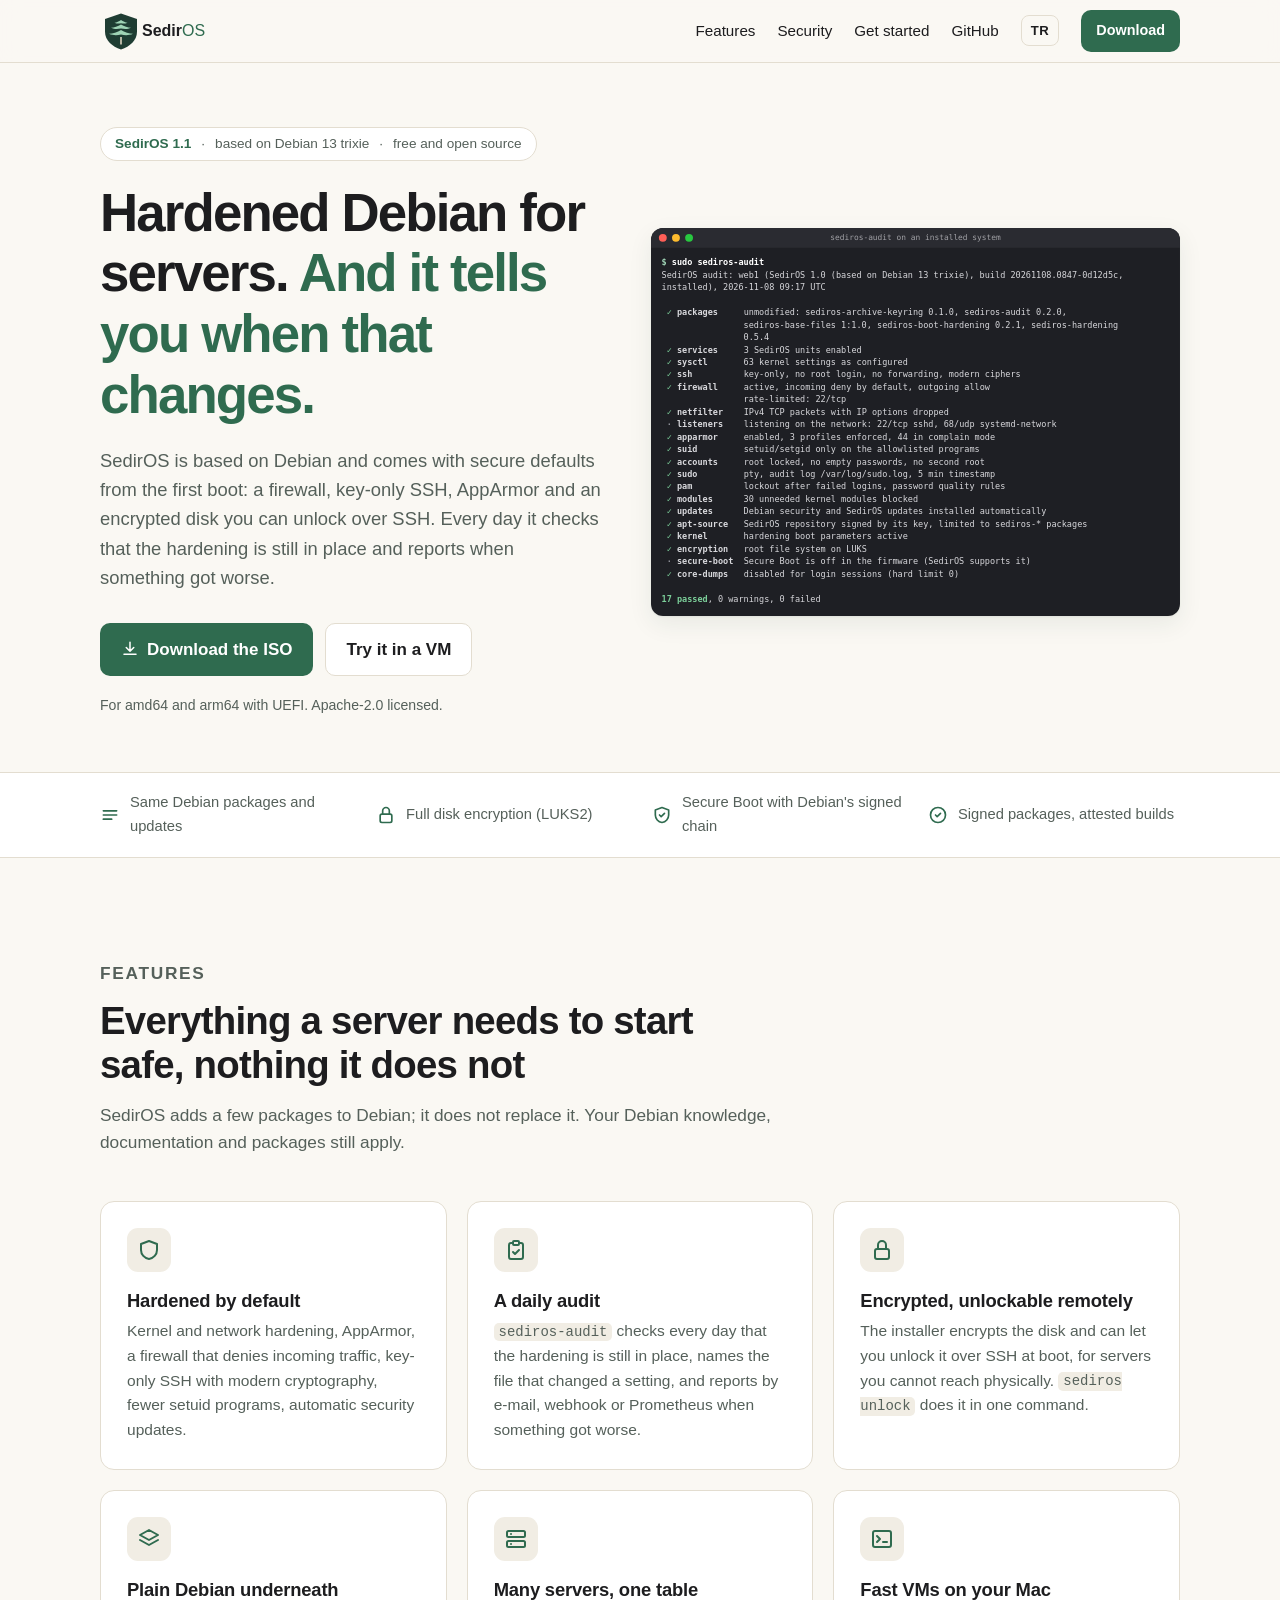
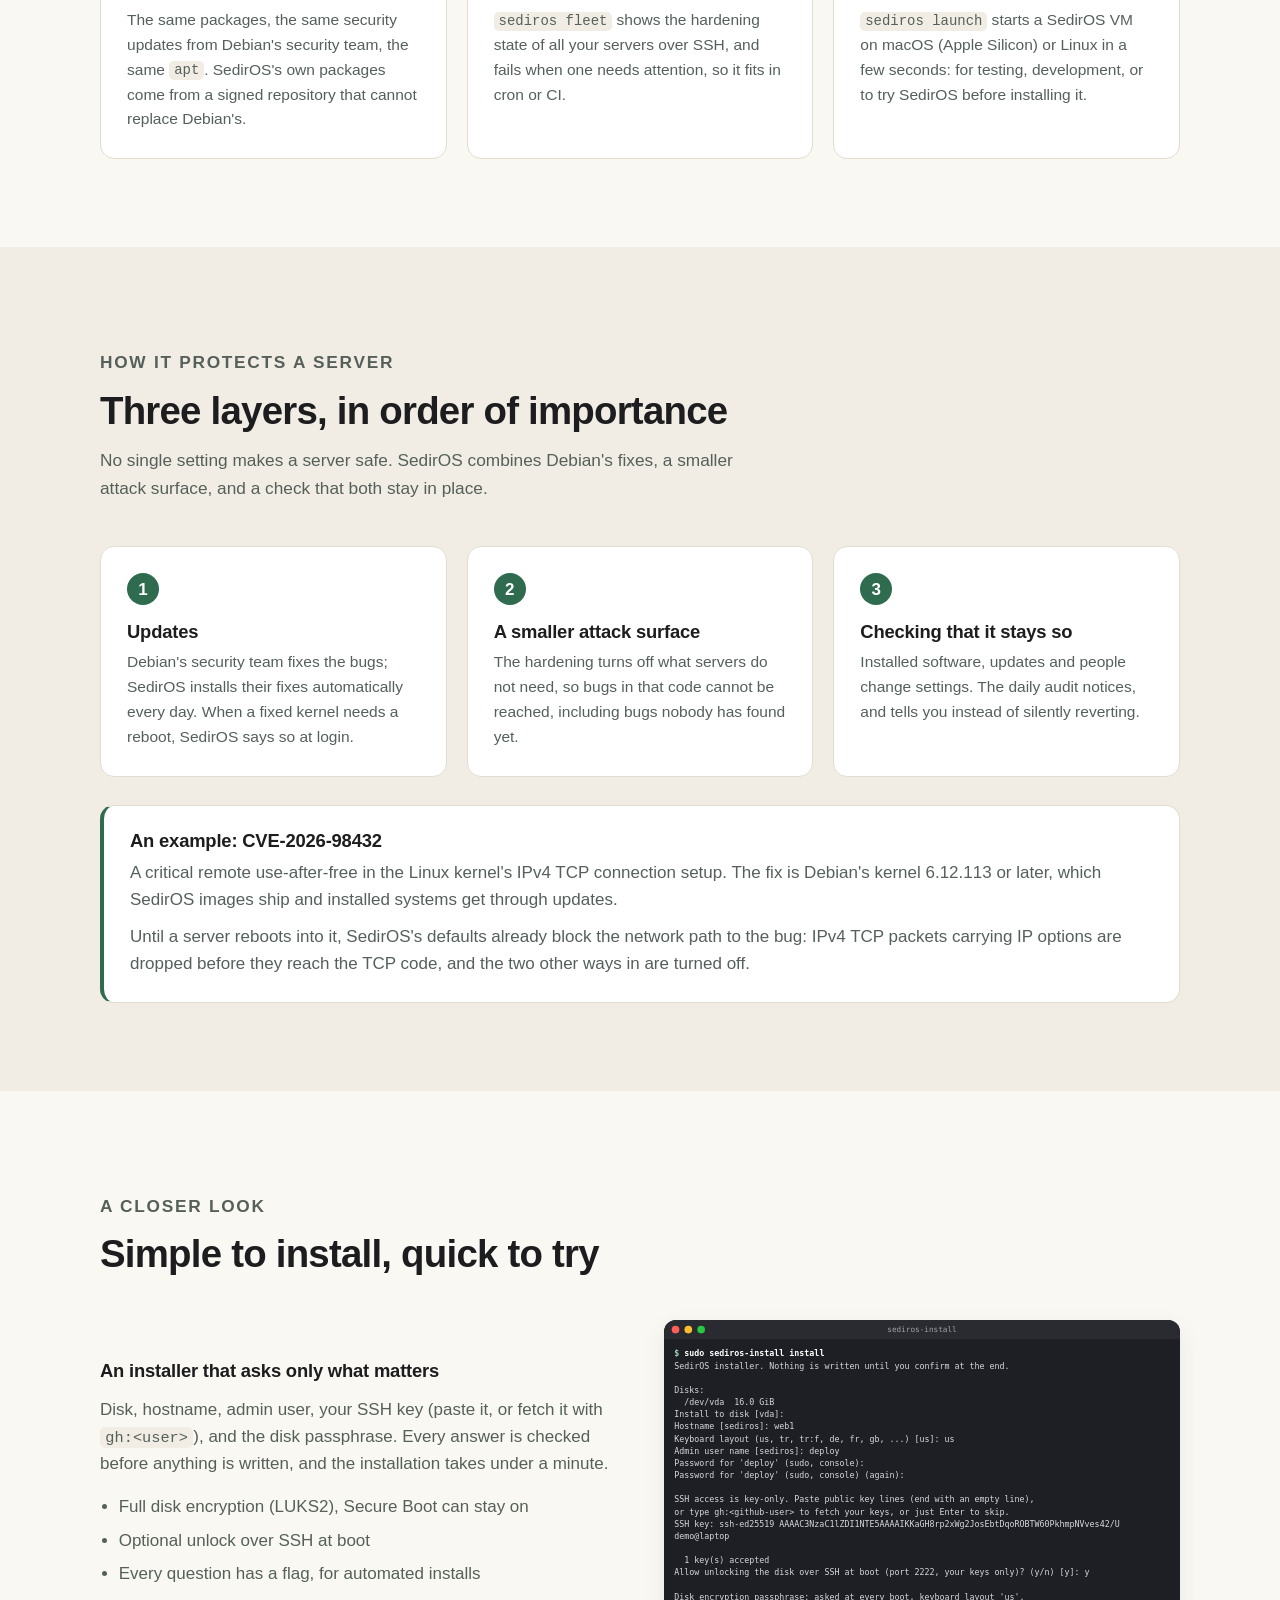
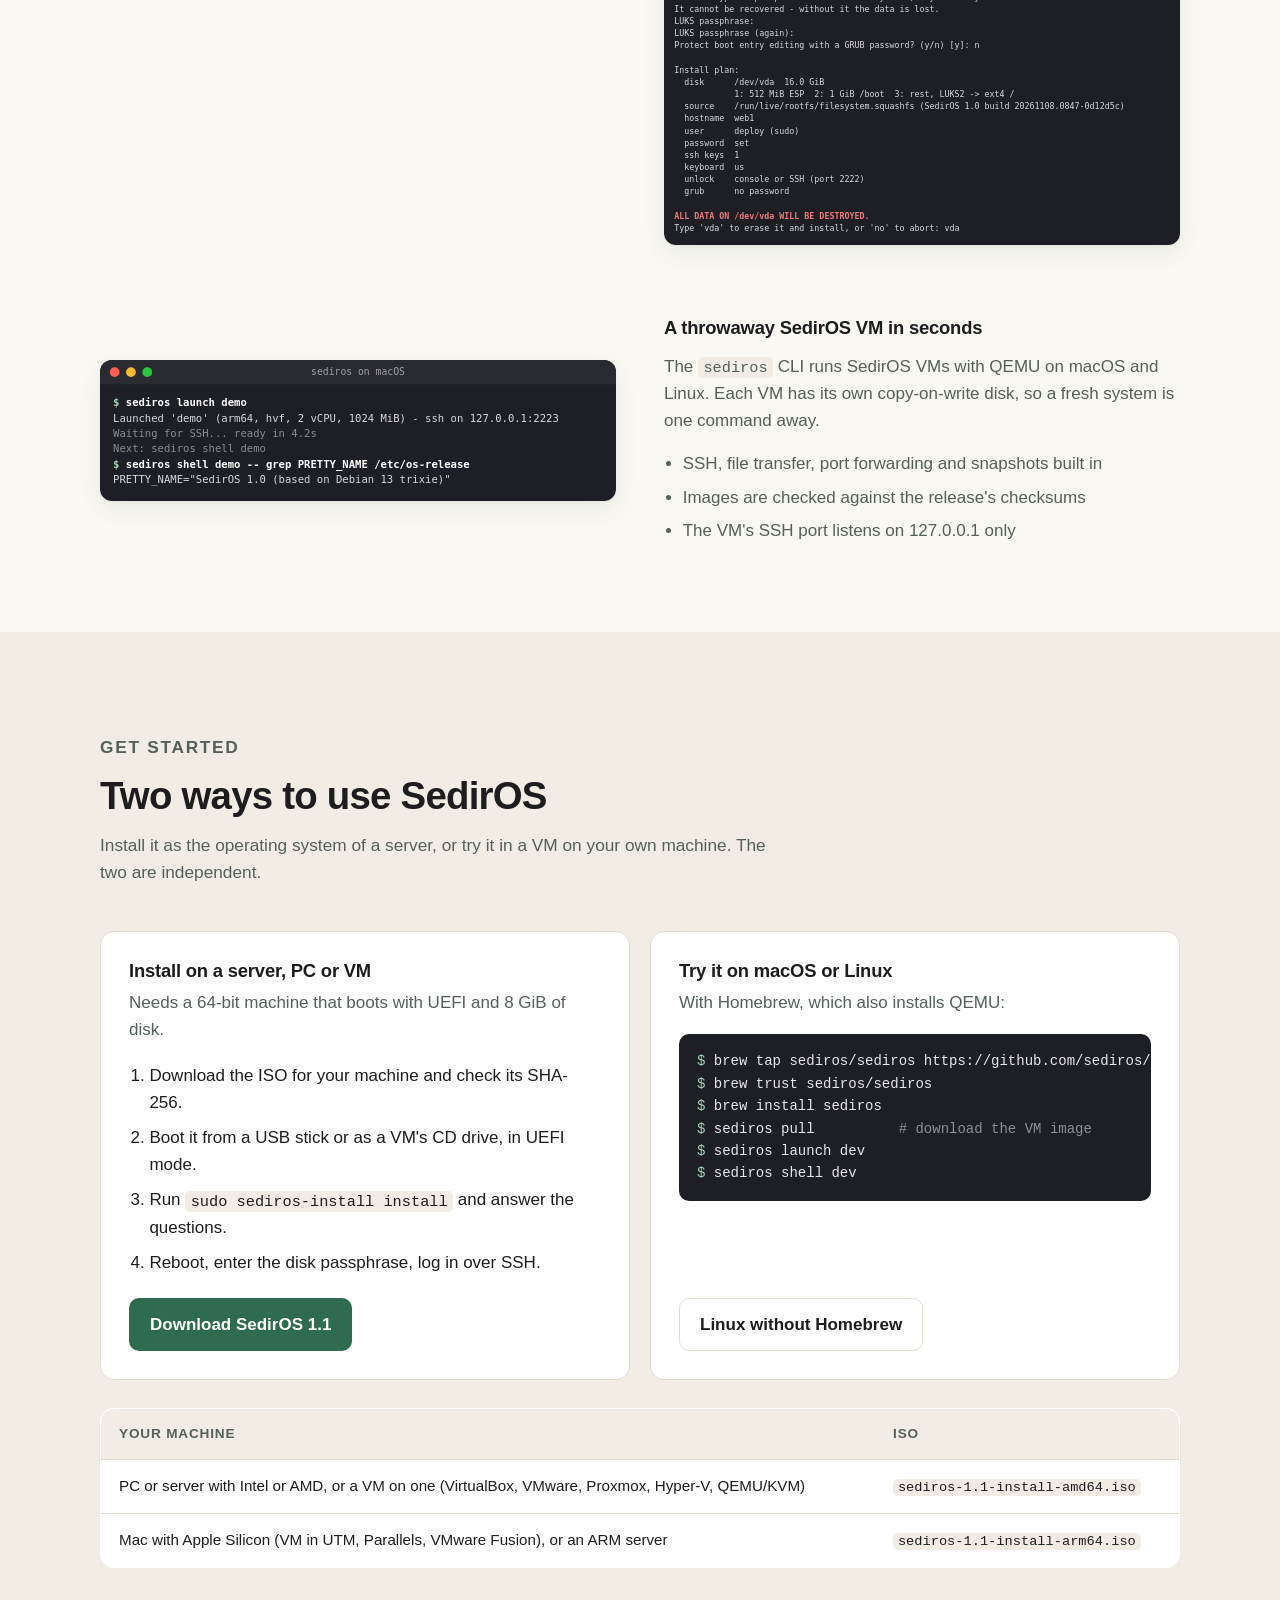
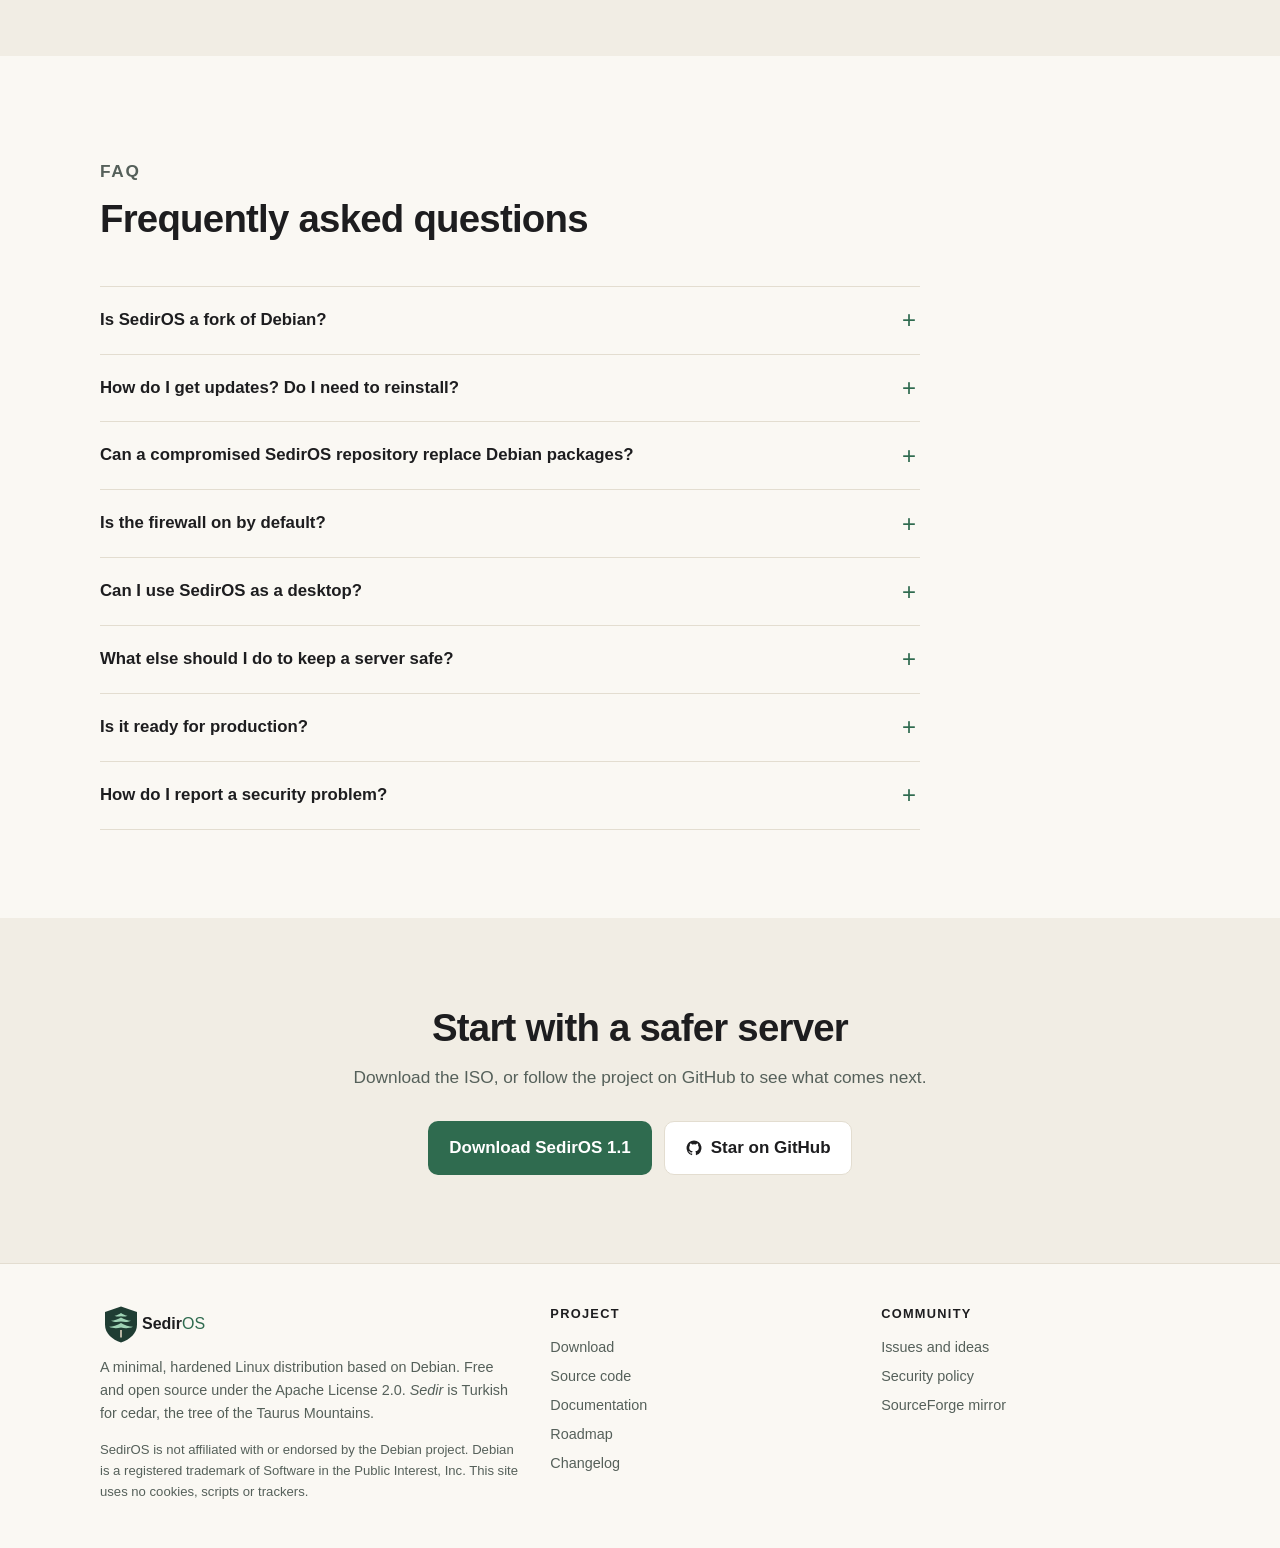
<file: index.html>
<!doctype html>
<html lang="en">
<head>
<meta charset="utf-8">
<meta name="viewport" content="width=device-width, initial-scale=1">
<title>SedirOS – Hardened Debian Linux for servers</title>
<meta name="description" content="SedirOS is hardened Debian 13 Linux for servers: a firewall, key-only SSH, AppArmor, encrypted installs with SSH unlock, and a daily hardening audit.">
<link rel="canonical" href="https://sediros.github.io/">
<link rel="alternate" hreflang="en" href="https://sediros.github.io/">
<link rel="alternate" hreflang="tr" href="https://sediros.github.io/tr/">
<link rel="alternate" hreflang="x-default" href="https://sediros.github.io/">
<meta name="color-scheme" content="light dark">
<meta name="theme-color" content="#faf8f3" media="(prefers-color-scheme: light)">
<meta name="theme-color" content="#0f1613" media="(prefers-color-scheme: dark)">
<meta http-equiv="Content-Security-Policy" content="default-src 'none'; style-src 'self'; img-src 'self'; script-src 'none'; base-uri 'none'; form-action 'none'">
<meta name="referrer" content="strict-origin-when-cross-origin">

<link rel="icon" href="/assets/icon.svg" type="image/svg+xml">
<link rel="icon" href="/assets/icon-512.png" type="image/png" sizes="512x512">
<link rel="apple-touch-icon" href="/assets/icon-512.png">

<meta property="og:type" content="website">
<meta property="og:site_name" content="SedirOS">
<meta property="og:locale" content="en_US">
<meta property="og:locale:alternate" content="tr_TR">
<meta property="og:title" content="SedirOS – Hardened Debian Linux for servers">
<meta property="og:description" content="Debian 13 with secure defaults, an encrypted installer with SSH unlock, and a daily audit that tells you when the hardening changed. Free and open source.">
<meta property="og:url" content="https://sediros.github.io/">
<meta property="og:image" content="https://sediros.github.io/assets/og.png">
<meta property="og:image:width" content="1200">
<meta property="og:image:height" content="630">
<meta property="og:image:alt" content="SedirOS logo, a cedar in a shield, with the text: Hardened Debian for servers">
<meta name="twitter:card" content="summary_large_image">

<script type="application/ld+json">
{
  "@context": "https://schema.org",
  "@type": "SoftwareApplication",
  "name": "SedirOS",
  "alternateName": "SedirOS Linux",
  "description": "A minimal, hardened Linux distribution based on Debian 13 (trixie), with secure defaults, an encrypted installer and a daily hardening audit.",
  "url": "https://sediros.github.io/",
  "applicationCategory": "SecurityApplication",
  "operatingSystem": "Linux",
  "softwareVersion": "1.1",
  "datePublished": "2026-11-08",
  "processorRequirements": "amd64 or arm64, UEFI",
  "downloadUrl": "https://sediros.github.io/sediros/",
  "license": "https://www.apache.org/licenses/LICENSE-2.0",
  "isAccessibleForFree": true,
  "offers": { "@type": "Offer", "price": "0", "priceCurrency": "USD" },
  "image": "https://sediros.github.io/assets/icon-512.png",
  "sameAs": ["https://github.com/sediros/sediros", "https://sourceforge.net/projects/sediros/"]
}
</script>

<link rel="stylesheet" href="/assets/site.css">
</head>
<body>
<a class="skip" href="#main">Skip to content</a>

<header class="site-header">
  <div class="wrap">
    <a class="brand-link" href="/" aria-label="SedirOS home">
      <picture>
        <source media="(prefers-color-scheme: dark)" srcset="/assets/logo-dark.svg">
        <img src="/assets/logo.svg" alt="SedirOS" width="110" height="40">
      </picture>
    </a>
    <nav class="nav" aria-label="Main">
      <a class="hide-sm" href="#features">Features</a>
      <a class="hide-sm" href="#security">Security</a>
      <a class="hide-sm" href="#get-started">Get started</a>
      <a class="hide-xs" href="https://github.com/sediros/sediros" target="_blank" rel="noopener">GitHub</a>
      <a class="lang" href="/tr/" hreflang="tr" lang="tr" title="Türkçe">TR</a>
      <a class="btn btn-primary" href="https://sediros.github.io/sediros/">Download</a>
    </nav>
  </div>
</header>

<main id="main">

<section class="hero" aria-labelledby="hero-title">
  <div class="wrap">
    <div>
      <p class="badge"><strong>SedirOS 1.1</strong><span aria-hidden="true">·</span><span>based on Debian 13 trixie</span><span class="wide" aria-hidden="true">·</span><span class="wide">free and open source</span></p>
      <h1 id="hero-title">Hardened Debian for servers. <span>And it tells you when that changes.</span></h1>
      <p class="lede">SedirOS is based on Debian and comes with secure defaults from the first boot: a firewall, key-only SSH, AppArmor and an encrypted disk you can unlock over SSH. Every day it checks that the hardening is still in place and reports when something got worse.</p>
      <div class="cta">
        <a class="btn btn-primary" href="https://sediros.github.io/sediros/">
          <svg viewBox="0 0 24 24" fill="none" stroke="currentColor" stroke-width="2" stroke-linecap="round" stroke-linejoin="round" aria-hidden="true"><path d="M12 3v12m0 0-5-5m5 5 5-5M4 19h16"/></svg>
          Download the ISO
        </a>
        <a class="btn btn-ghost" href="#try">Try it in a VM</a>
      </div>
      <p class="hero-note">For amd64 and arm64 with UEFI. Apache-2.0 licensed.</p>
    </div>
    <img class="shot" src="/assets/audit.svg" width="806" height="592" alt="Terminal: sudo sediros-audit on an installed SedirOS system, every check passed: kernel settings, SSH, firewall, AppArmor, accounts, updates, disk encryption and Secure Boot" fetchpriority="high">
  </div>
</section>

<div class="facts">
  <ul>
    <li><svg viewBox="0 0 24 24" fill="none" stroke="currentColor" stroke-width="2" stroke-linecap="round" stroke-linejoin="round" aria-hidden="true"><path d="M4 7h16M4 12h16M4 17h10"/></svg>Same Debian packages and updates</li>
    <li><svg viewBox="0 0 24 24" fill="none" stroke="currentColor" stroke-width="2" stroke-linecap="round" stroke-linejoin="round" aria-hidden="true"><rect x="5" y="11" width="14" height="10" rx="2"/><path d="M8 11V7a4 4 0 0 1 8 0v4"/></svg>Full disk encryption (LUKS2)</li>
    <li><svg viewBox="0 0 24 24" fill="none" stroke="currentColor" stroke-width="2" stroke-linecap="round" stroke-linejoin="round" aria-hidden="true"><path d="M12 3 4 6v6c0 4.5 3.4 8.3 8 9 4.6-.7 8-4.5 8-9V6l-8-3Z"/><path d="m9 12 2 2 4-4"/></svg>Secure Boot with Debian's signed chain</li>
    <li><svg viewBox="0 0 24 24" fill="none" stroke="currentColor" stroke-width="2" stroke-linecap="round" stroke-linejoin="round" aria-hidden="true"><path d="M9 12l2 2 4-4"/><circle cx="12" cy="12" r="9"/></svg>Signed packages, attested builds</li>
  </ul>
</div>

<section id="features" aria-labelledby="features-title">
  <div class="wrap">
    <div class="section-head">
      <p class="eyebrow">Features</p>
      <h2 id="features-title">Everything a server needs to start safe, nothing it does not</h2>
      <p>SedirOS adds a few packages to Debian; it does not replace it. Your Debian knowledge, documentation and packages still apply.</p>
    </div>
    <div class="grid">
      <article class="card">
        <div class="icon"><svg viewBox="0 0 24 24" fill="none" stroke="currentColor" stroke-width="2" stroke-linecap="round" stroke-linejoin="round" aria-hidden="true"><path d="M12 3 4 6v6c0 4.5 3.4 8.3 8 9 4.6-.7 8-4.5 8-9V6l-8-3Z"/></svg></div>
        <h3>Hardened by default</h3>
        <p>Kernel and network hardening, AppArmor, a firewall that denies incoming traffic, key-only SSH with modern cryptography, fewer setuid programs, automatic security updates.</p>
      </article>
      <article class="card">
        <div class="icon"><svg viewBox="0 0 24 24" fill="none" stroke="currentColor" stroke-width="2" stroke-linecap="round" stroke-linejoin="round" aria-hidden="true"><path d="M9 5H7a2 2 0 0 0-2 2v12a2 2 0 0 0 2 2h10a2 2 0 0 0 2-2V7a2 2 0 0 0-2-2h-2"/><rect x="9" y="3" width="6" height="4" rx="1"/><path d="m9 14 2 2 4-4"/></svg></div>
        <h3>A daily audit</h3>
        <p><code>sediros-audit</code> checks every day that the hardening is still in place, names the file that changed a setting, and reports by e-mail, webhook or Prometheus when something got worse.</p>
      </article>
      <article class="card">
        <div class="icon"><svg viewBox="0 0 24 24" fill="none" stroke="currentColor" stroke-width="2" stroke-linecap="round" stroke-linejoin="round" aria-hidden="true"><rect x="5" y="11" width="14" height="10" rx="2"/><path d="M8 11V7a4 4 0 0 1 8 0v4"/></svg></div>
        <h3>Encrypted, unlockable remotely</h3>
        <p>The installer encrypts the disk and can let you unlock it over SSH at boot, for servers you cannot reach physically. <code>sediros unlock</code> does it in one command.</p>
      </article>
      <article class="card">
        <div class="icon"><svg viewBox="0 0 24 24" fill="none" stroke="currentColor" stroke-width="2" stroke-linecap="round" stroke-linejoin="round" aria-hidden="true"><path d="m12 3 9 5-9 5-9-5 9-5Z"/><path d="m3 13 9 5 9-5"/></svg></div>
        <h3>Plain Debian underneath</h3>
        <p>The same packages, the same security updates from Debian's security team, the same <code>apt</code>. SedirOS's own packages come from a signed repository that cannot replace Debian's.</p>
      </article>
      <article class="card">
        <div class="icon"><svg viewBox="0 0 24 24" fill="none" stroke="currentColor" stroke-width="2" stroke-linecap="round" stroke-linejoin="round" aria-hidden="true"><rect x="3" y="4" width="18" height="6" rx="1.5"/><rect x="3" y="14" width="18" height="6" rx="1.5"/><path d="M7 7h.01M7 17h.01"/></svg></div>
        <h3>Many servers, one table</h3>
        <p><code>sediros fleet</code> shows the hardening state of all your servers over SSH, and fails when one needs attention, so it fits in cron or CI.</p>
      </article>
      <article class="card">
        <div class="icon"><svg viewBox="0 0 24 24" fill="none" stroke="currentColor" stroke-width="2" stroke-linecap="round" stroke-linejoin="round" aria-hidden="true"><rect x="3" y="4" width="18" height="16" rx="2"/><path d="m7 9 3 3-3 3M13 15h4"/></svg></div>
        <h3>Fast VMs on your Mac</h3>
        <p><code>sediros launch</code> starts a SedirOS VM on macOS (Apple Silicon) or Linux in a few seconds: for testing, development, or to try SedirOS before installing it.</p>
      </article>
    </div>
  </div>
</section>

<section id="security" class="alt" aria-labelledby="security-title">
  <div class="wrap">
    <div class="section-head">
      <p class="eyebrow">How it protects a server</p>
      <h2 id="security-title">Three layers, in order of importance</h2>
      <p>No single setting makes a server safe. SedirOS combines Debian's fixes, a smaller attack surface, and a check that both stay in place.</p>
    </div>
    <div class="layers">
      <article class="layer">
        <h3>Updates</h3>
        <p>Debian's security team fixes the bugs; SedirOS installs their fixes automatically every day. When a fixed kernel needs a reboot, SedirOS says so at login.</p>
      </article>
      <article class="layer">
        <h3>A smaller attack surface</h3>
        <p>The hardening turns off what servers do not need, so bugs in that code cannot be reached, including bugs nobody has found yet.</p>
      </article>
      <article class="layer">
        <h3>Checking that it stays so</h3>
        <p>Installed software, updates and people change settings. The daily audit notices, and tells you instead of silently reverting.</p>
      </article>
    </div>
    <div class="callout">
      <h3>An example: CVE-2026-98432</h3>
      <p>A critical remote use-after-free in the Linux kernel's IPv4 TCP connection setup. The fix is Debian's kernel 6.12.113 or later, which SedirOS images ship and installed systems get through updates.</p>
      <p>Until a server reboots into it, SedirOS's defaults already block the network path to the bug: IPv4 TCP packets carrying IP options are dropped before they reach the TCP code, and the two other ways in are turned off.</p>
    </div>
  </div>
</section>

<section aria-labelledby="look-title">
  <div class="wrap">
    <div class="section-head">
      <p class="eyebrow">A closer look</p>
      <h2 id="look-title">Simple to install, quick to try</h2>
    </div>
    <div class="showcase tall">
      <div class="text">
        <h3>An installer that asks only what matters</h3>
        <p>Disk, hostname, admin user, your SSH key (paste it, or fetch it with <code>gh:&lt;user&gt;</code>), and the disk passphrase. Every answer is checked before anything is written, and the installation takes under a minute.</p>
        <ul>
          <li>Full disk encryption (LUKS2), Secure Boot can stay on</li>
          <li>Optional unlock over SSH at boot</li>
          <li>Every question has a flag, for automated installs</li>
        </ul>
      </div>
      <img class="shot" src="/assets/install.svg" width="806" height="820" loading="lazy" alt="Terminal: the SedirOS installer asks for disk, hostname, keyboard layout, user, SSH key and passphrase, then shows its install plan">
    </div>
    <div class="showcase flip" id="try">
      <div class="text">
        <h3>A throwaway SedirOS VM in seconds</h3>
        <p>The <code>sediros</code> CLI runs SedirOS VMs with QEMU on macOS and Linux. Each VM has its own copy-on-write disk, so a fresh system is one command away.</p>
        <ul>
          <li>SSH, file transfer, port forwarding and snapshots built in</li>
          <li>Images are checked against the release's checksums</li>
          <li>The VM's SSH port listens on 127.0.0.1 only</li>
        </ul>
      </div>
      <img class="shot" src="/assets/cli.svg" width="634" height="174" loading="lazy" alt="Terminal: sediros launch dev starts a SedirOS VM in about four seconds">
    </div>
  </div>
</section>

<section id="get-started" class="alt" aria-labelledby="start-title">
  <div class="wrap">
    <div class="section-head">
      <p class="eyebrow">Get started</p>
      <h2 id="start-title">Two ways to use SedirOS</h2>
      <p>Install it as the operating system of a server, or try it in a VM on your own machine. The two are independent.</p>
    </div>
    <div class="paths">
      <article class="path">
        <h3>Install on a server, PC or VM</h3>
        <p>Needs a 64-bit machine that boots with UEFI and 8 GiB of disk.</p>
        <ol>
          <li>Download the ISO for your machine and check its SHA-256.</li>
          <li>Boot it from a USB stick or as a VM's CD drive, in UEFI mode.</li>
          <li>Run <code>sudo sediros-install install</code> and answer the questions.</li>
          <li>Reboot, enter the disk passphrase, log in over SSH.</li>
        </ol>
        <div class="spacer"></div>
        <a class="btn btn-primary" href="https://sediros.github.io/sediros/">Download SedirOS 1.1</a>
      </article>
      <article class="path">
        <h3>Try it on macOS or Linux</h3>
        <p>With Homebrew, which also installs QEMU:</p>
<pre><code><span class="p">$ </span>brew tap sediros/sediros https://github.com/sediros/sediros
<span class="p">$ </span>brew trust sediros/sediros
<span class="p">$ </span>brew install sediros
<span class="p">$ </span>sediros pull          <span class="c"># download the VM image</span>
<span class="p">$ </span>sediros launch dev
<span class="p">$ </span>sediros shell dev</code></pre>
        <div class="spacer"></div>
        <a class="btn btn-ghost" href="https://github.com/sediros/sediros#trying-sediros-in-a-vm" target="_blank" rel="noopener">Linux without Homebrew</a>
      </article>
    </div>
    <div class="table-wrap">
      <table>
        <caption class="sr-only">Which ISO to download</caption>
        <thead><tr><th scope="col">Your machine</th><th scope="col">ISO</th></tr></thead>
        <tbody>
          <tr><td>PC or server with Intel or AMD, or a VM on one (VirtualBox, VMware, Proxmox, Hyper-V, QEMU/KVM)</td><td><code>sediros-1.1-install-amd64.iso</code></td></tr>
          <tr><td>Mac with Apple Silicon (VM in UTM, Parallels, VMware Fusion), or an ARM server</td><td><code>sediros-1.1-install-arm64.iso</code></td></tr>
        </tbody>
      </table>
    </div>
  </div>
</section>

<section id="faq" aria-labelledby="faq-title">
  <div class="wrap faq">
    <div class="section-head">
      <p class="eyebrow">FAQ</p>
      <h2 id="faq-title">Frequently asked questions</h2>
    </div>
    <div class="faq-list">
    <details>
      <summary>Is SedirOS a fork of Debian?</summary>
      <div><p>No, it is a Debian derivative. It uses Debian's packages unchanged and adds a few of its own: the hardening, the installer, the daily audit and a login greeting. This is a deliberate choice: security fixes come straight from Debian's security team, and SedirOS does not rebuild or delay them. SedirOS 1 follows Debian 13 (trixie); SedirOS 2 will follow Debian 14.</p></div>
    </details>
    <details>
      <summary>How do I get updates? Do I need to reinstall?</summary>
      <div><p>No reinstall. Debian's security updates install automatically every day, and SedirOS's own packages come through its signed apt repository with the same <code>apt</code>. New ISOs are only for new installations.</p></div>
    </details>
    <details>
      <summary>Can a compromised SedirOS repository replace Debian packages?</summary>
      <div><p>No. apt is pinned so that only packages named <code>sediros-*</code> are taken from the SedirOS repository; any other package from it is ignored. Even with a stolen signing key, Debian's packages cannot be replaced.</p></div>
    </details>
    <details>
      <summary>Is the firewall on by default?</summary>
      <div><p>Yes, from the first boot. It denies every incoming connection except SSH, and even SSH is rate-limited, so repeated connection attempts are slowed down. Outgoing connections are allowed. A service you install stays unreachable from the network until you open its port, for example <code>sudo ufw allow 443/tcp</code>: only what you open on purpose is exposed.</p></div>
    </details>
    <details>
      <summary>Can I use SedirOS as a desktop?</summary>
      <div><p>No. SedirOS has no graphical desktop: it is made for servers and is managed over SSH or the console. It installs on a PC as well, for example as a home server. For a desktop, use Debian itself.</p></div>
    </details>
    <details>
      <summary>What else should I do to keep a server safe?</summary>
      <div><p>SedirOS sets up a solid base; the software you run on it is up to you. Three habits are enough: reboot when an update brings a new kernel, configure the services you install with strong passwords and only the ports they need, and get the daily audit’s reports by e-mail or webhook. The audit reports a change but never reverts it, since it may have been made on purpose.</p></div>
    </details>
    <details>
      <summary>Is it ready for production?</summary>
      <div><p>SedirOS is a young volunteer project: 1.0 was released in November 2026. Every release is installed and tested automatically in VMs with Secure Boot, and on Apple Silicon by hand. Physical hardware has not been tested yet; reports are welcome.</p></div>
    </details>
    <details>
      <summary>How do I report a security problem?</summary>
      <div><p>Privately, through GitHub's vulnerability reporting, as described in the <a href="https://github.com/sediros/sediros/blob/main/SECURITY.md" target="_blank" rel="noopener">security policy</a>. Please do not open a public issue for it.</p></div>
    </details>
    </div>
  </div>
</section>

<section class="final alt" aria-labelledby="final-title">
  <div class="wrap">
    <h2 id="final-title">Start with a safer server</h2>
    <p>Download the ISO, or follow the project on GitHub to see what comes next.</p>
    <div class="cta">
      <a class="btn btn-primary" href="https://sediros.github.io/sediros/">Download SedirOS 1.1</a>
      <a class="btn btn-ghost" href="https://github.com/sediros/sediros" target="_blank" rel="noopener">
        <svg viewBox="0 0 24 24" fill="currentColor" aria-hidden="true"><path d="M12 2a10 10 0 0 0-3.16 19.49c.5.09.68-.22.68-.48v-1.7c-2.78.6-3.37-1.34-3.37-1.34-.45-1.16-1.11-1.47-1.11-1.47-.91-.62.07-.6.07-.6 1 .07 1.53 1.03 1.53 1.03.9 1.52 2.34 1.08 2.91.83.09-.65.35-1.08.63-1.33-2.22-.25-4.55-1.11-4.55-4.94 0-1.09.39-1.98 1.03-2.68-.1-.25-.45-1.27.1-2.64 0 0 .84-.27 2.75 1.02a9.56 9.56 0 0 1 5 0c1.91-1.29 2.75-1.02 2.75-1.02.55 1.37.2 2.39.1 2.64.64.7 1.03 1.59 1.03 2.68 0 3.84-2.34 4.68-4.57 4.93.36.31.68.92.68 1.85v2.74c0 .27.18.58.69.48A10 10 0 0 0 12 2Z"/></svg>
        Star on GitHub
      </a>
    </div>
  </div>
</section>

</main>

<footer>
  <div class="wrap">
    <div class="about">
      <picture>
        <source media="(prefers-color-scheme: dark)" srcset="/assets/logo-dark.svg">
        <img src="/assets/logo.svg" alt="SedirOS" width="110" height="40" loading="lazy">
      </picture>
      <p class="about-text">A minimal, hardened Linux distribution based on Debian. Free and open source under the Apache License 2.0. <em>Sedir</em> is Turkish for cedar, the tree of the Taurus Mountains.</p>
      <p class="legal">SedirOS is not affiliated with or endorsed by the Debian project. Debian is a registered trademark of Software in the Public Interest, Inc. This site uses no cookies, scripts or trackers.</p>
    </div>
    <nav aria-label="Project">
      <p class="ft">Project</p>
      <ul>
        <li><a href="https://sediros.github.io/sediros/">Download</a></li>
        <li><a href="https://github.com/sediros/sediros" target="_blank" rel="noopener">Source code</a></li>
        <li><a href="https://github.com/sediros/sediros#readme" target="_blank" rel="noopener">Documentation</a></li>
        <li><a href="https://github.com/sediros/sediros/blob/main/ROADMAP.md" target="_blank" rel="noopener">Roadmap</a></li>
        <li><a href="https://github.com/sediros/sediros/blob/main/CHANGELOG.md" target="_blank" rel="noopener">Changelog</a></li>
      </ul>
    </nav>
    <nav aria-label="Community">
      <p class="ft">Community</p>
      <ul>
        <li><a href="https://github.com/sediros/sediros/issues" target="_blank" rel="noopener">Issues and ideas</a></li>
        <li><a href="https://github.com/sediros/sediros/blob/main/SECURITY.md" target="_blank" rel="noopener">Security policy</a></li>
        <li><a href="https://sourceforge.net/projects/sediros/" target="_blank" rel="noopener">SourceForge mirror</a></li>
      </ul>
    </nav>
  </div>
</footer>
</body>
</html>
</file>
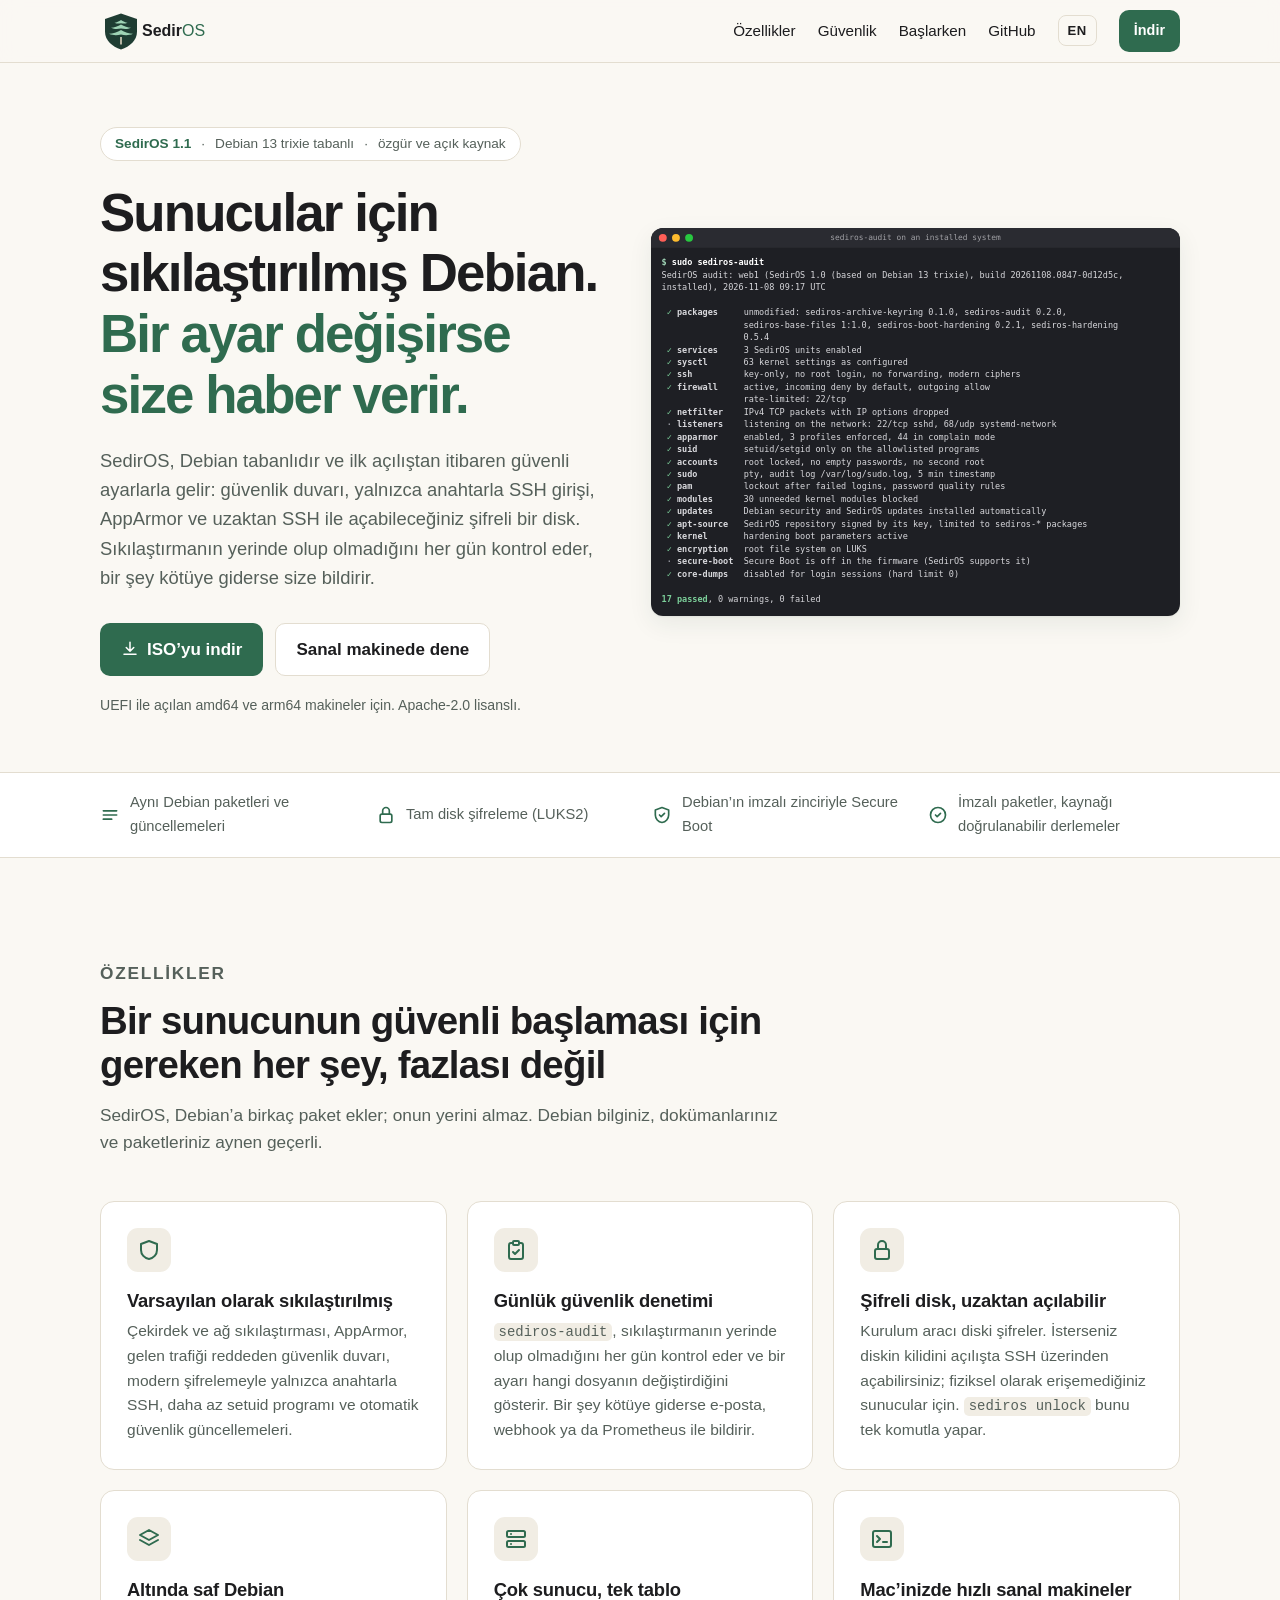
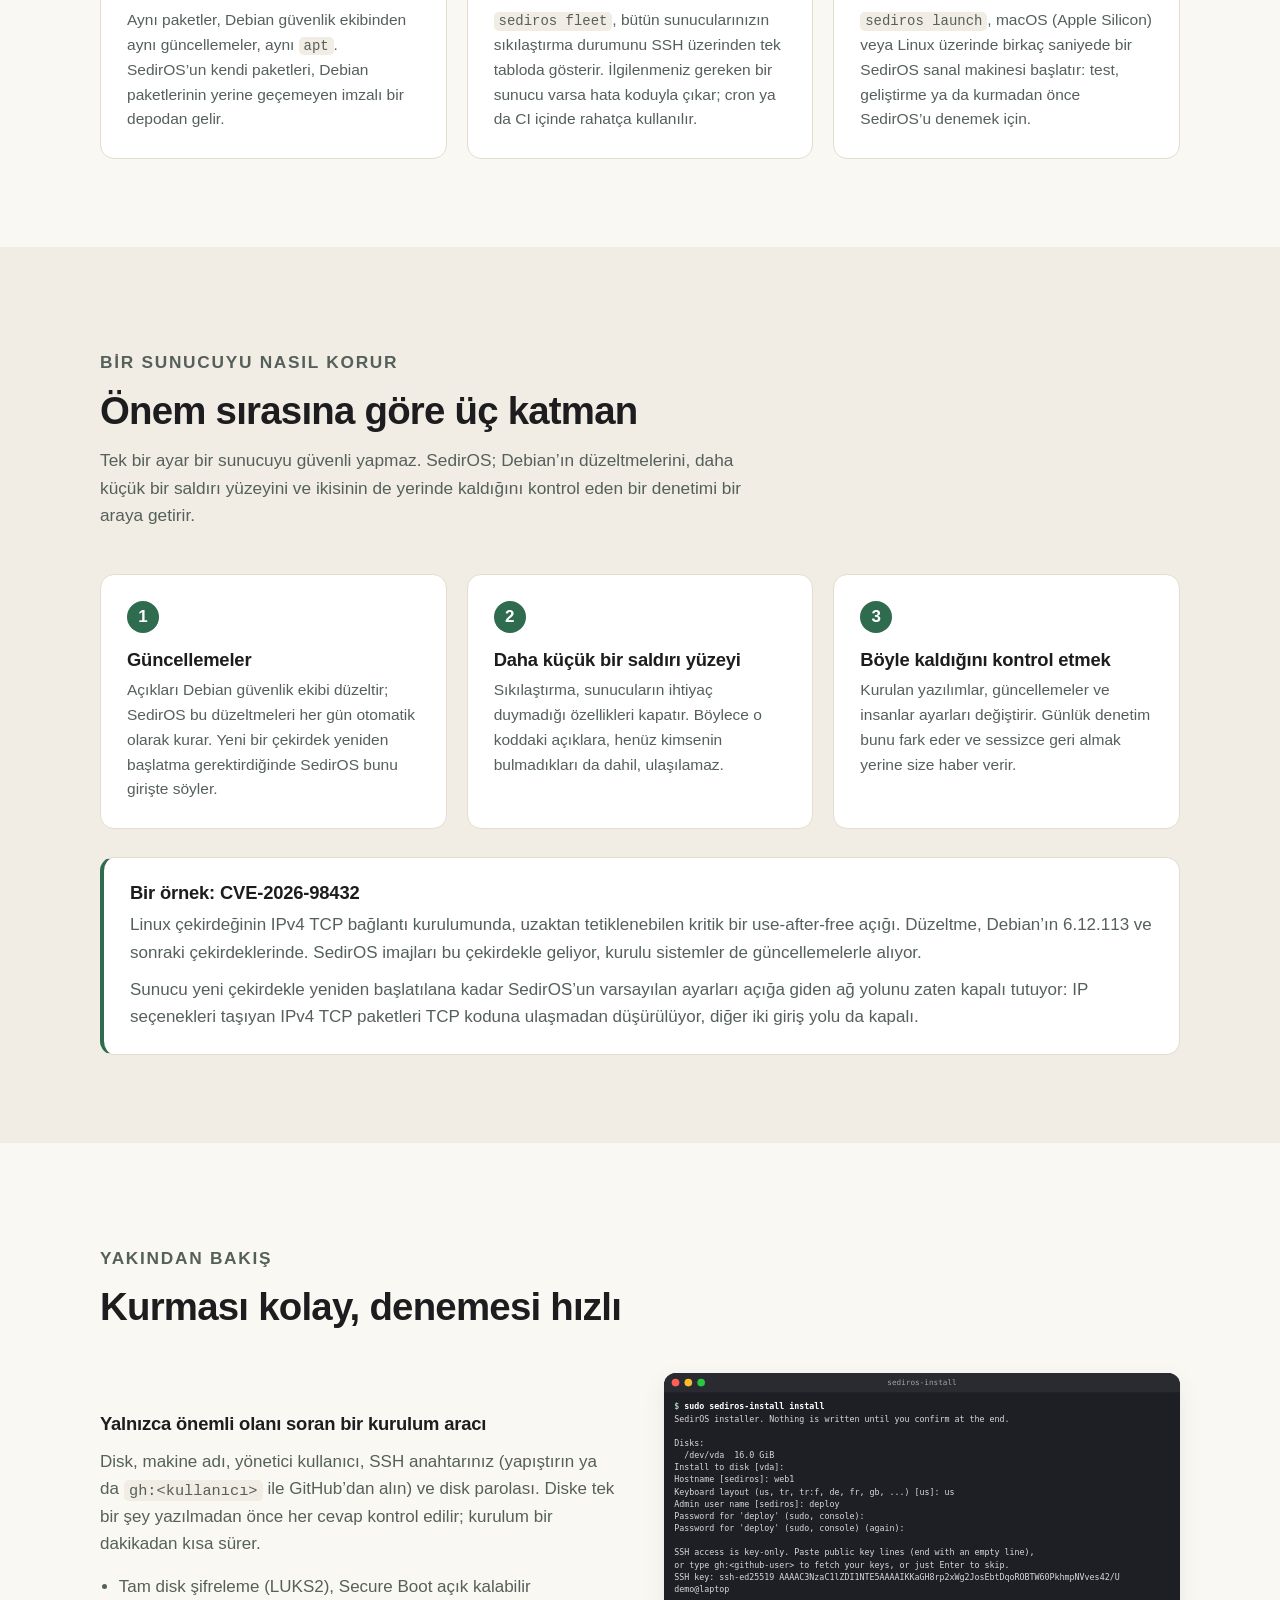
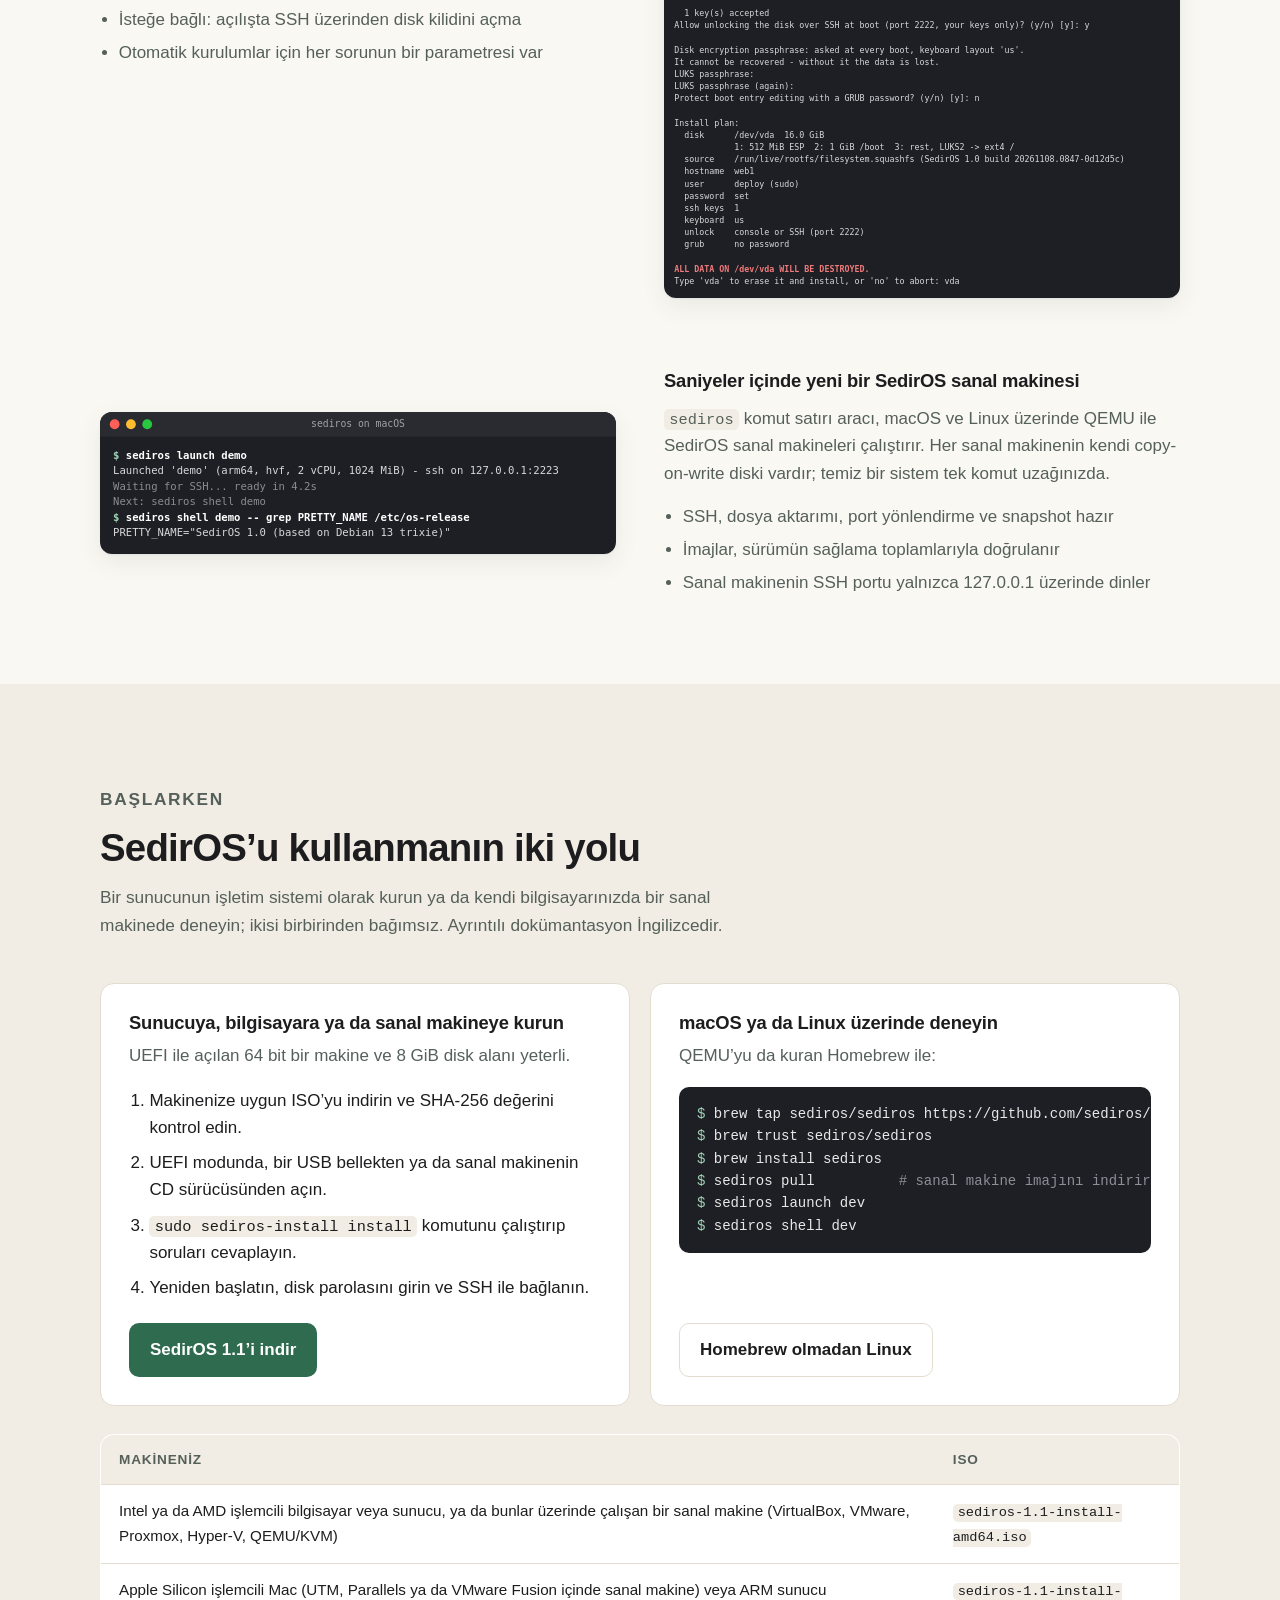
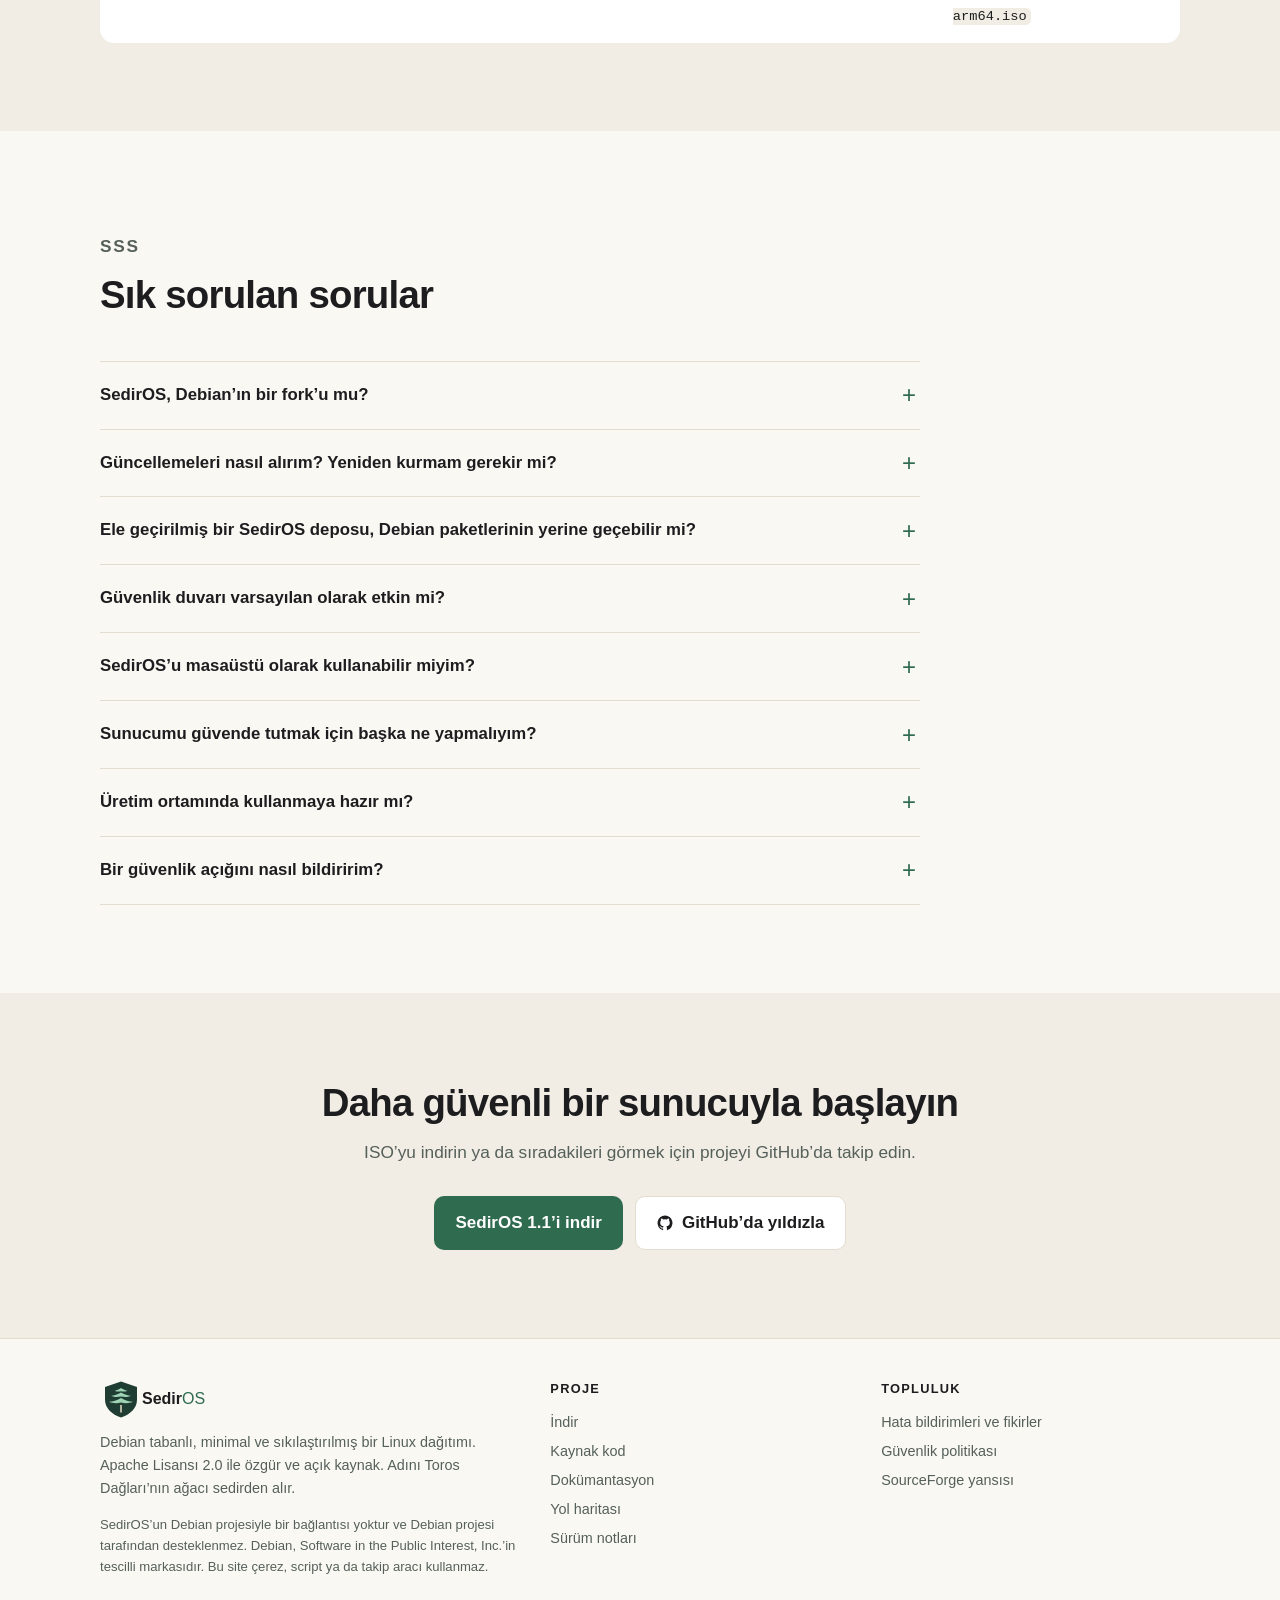
<file: tr/index.html>
<!doctype html>
<html lang="tr">
<head>
<meta charset="utf-8">
<meta name="viewport" content="width=device-width, initial-scale=1">
<title>SedirOS – Sunucular için sıkılaştırılmış Debian Linux</title>
<meta name="description" content="SedirOS, sunucular için sıkılaştırılmış Debian 13 Linux: güvenlik duvarı, anahtarla SSH, AppArmor, SSH ile açılan şifreli disk ve günlük güvenlik denetimi.">
<link rel="canonical" href="https://sediros.github.io/tr/">
<link rel="alternate" hreflang="en" href="https://sediros.github.io/">
<link rel="alternate" hreflang="tr" href="https://sediros.github.io/tr/">
<link rel="alternate" hreflang="x-default" href="https://sediros.github.io/">
<meta name="color-scheme" content="light dark">
<meta name="theme-color" content="#faf8f3" media="(prefers-color-scheme: light)">
<meta name="theme-color" content="#0f1613" media="(prefers-color-scheme: dark)">
<meta http-equiv="Content-Security-Policy" content="default-src 'none'; style-src 'self'; img-src 'self'; script-src 'none'; base-uri 'none'; form-action 'none'">
<meta name="referrer" content="strict-origin-when-cross-origin">

<link rel="icon" href="/assets/icon.svg" type="image/svg+xml">
<link rel="icon" href="/assets/icon-512.png" type="image/png" sizes="512x512">
<link rel="apple-touch-icon" href="/assets/icon-512.png">

<meta property="og:type" content="website">
<meta property="og:site_name" content="SedirOS">
<meta property="og:locale" content="tr_TR">
<meta property="og:locale:alternate" content="en_US">
<meta property="og:title" content="SedirOS – Sunucular için sıkılaştırılmış Debian Linux">
<meta property="og:description" content="Güvenli varsayılan ayarlarla gelen Debian 13: SSH ile açılabilen şifreli disk ve bir ayar değiştiğinde haber veren günlük denetim. Özgür ve açık kaynak.">
<meta property="og:url" content="https://sediros.github.io/tr/">
<meta property="og:image" content="https://sediros.github.io/assets/og-tr.png">
<meta property="og:image:width" content="1200">
<meta property="og:image:height" content="630">
<meta property="og:image:alt" content="Kalkan içinde sedir ağacı olan SedirOS logosu ve “Sunucular için sıkılaştırılmış Debian” yazısı">
<meta name="twitter:card" content="summary_large_image">

<script type="application/ld+json">
{
  "@context": "https://schema.org",
  "@type": "SoftwareApplication",
  "name": "SedirOS",
  "inLanguage": "tr",
  "description": "Debian 13 (trixie) tabanlı, minimal ve sıkılaştırılmış bir Linux dağıtımı: güvenli varsayılan ayarlar, şifreli kurulum ve günlük güvenlik denetimi.",
  "url": "https://sediros.github.io/tr/",
  "applicationCategory": "SecurityApplication",
  "operatingSystem": "Linux",
  "softwareVersion": "1.1",
  "datePublished": "2026-11-08",
  "processorRequirements": "amd64 veya arm64, UEFI",
  "downloadUrl": "https://sediros.github.io/sediros/",
  "license": "https://www.apache.org/licenses/LICENSE-2.0",
  "isAccessibleForFree": true,
  "offers": { "@type": "Offer", "price": "0", "priceCurrency": "TRY" },
  "image": "https://sediros.github.io/assets/icon-512.png",
  "sameAs": ["https://github.com/sediros/sediros", "https://sourceforge.net/projects/sediros/"]
}
</script>
<link rel="stylesheet" href="/assets/site.css">
</head>
<body>
<a class="skip" href="#main">İçeriğe geç</a>

<header class="site-header">
  <div class="wrap">
    <a class="brand-link" href="/tr/" aria-label="SedirOS ana sayfa">
      <picture>
        <source media="(prefers-color-scheme: dark)" srcset="/assets/logo-dark.svg">
        <img src="/assets/logo.svg" alt="SedirOS" width="110" height="40">
      </picture>
    </a>
    <nav class="nav" aria-label="Ana menü">
      <a class="hide-sm" href="#ozellikler">Özellikler</a>
      <a class="hide-sm" href="#guvenlik">Güvenlik</a>
      <a class="hide-sm" href="#baslarken">Başlarken</a>
      <a class="hide-xs" href="https://github.com/sediros/sediros" target="_blank" rel="noopener">GitHub</a>
      <a class="lang" href="/" hreflang="en" lang="en" title="English">EN</a>
      <a class="btn btn-primary" href="https://sediros.github.io/sediros/">İndir</a>
    </nav>
  </div>
</header>

<main id="main">

<section class="hero" aria-labelledby="hero-title">
  <div class="wrap">
    <div>
      <p class="badge"><strong>SedirOS 1.1</strong><span aria-hidden="true">·</span><span>Debian 13 trixie tabanlı</span><span class="wide" aria-hidden="true">·</span><span class="wide">özgür ve açık kaynak</span></p>
      <h1 id="hero-title">Sunucular için sıkılaştırılmış Debian. <span>Bir ayar değişirse size haber verir.</span></h1>
      <p class="lede">SedirOS, Debian tabanlıdır ve ilk açılıştan itibaren güvenli ayarlarla gelir: güvenlik duvarı, yalnızca anahtarla SSH girişi, AppArmor ve uzaktan SSH ile açabileceğiniz şifreli bir disk. Sıkılaştırmanın yerinde olup olmadığını her gün kontrol eder, bir şey kötüye giderse size bildirir.</p>
      <div class="cta">
        <a class="btn btn-primary" href="https://sediros.github.io/sediros/">
          <svg viewBox="0 0 24 24" fill="none" stroke="currentColor" stroke-width="2" stroke-linecap="round" stroke-linejoin="round" aria-hidden="true"><path d="M12 3v12m0 0-5-5m5 5 5-5M4 19h16"/></svg>
          ISO’yu indir
        </a>
        <a class="btn btn-ghost" href="#dene">Sanal makinede dene</a>
      </div>
      <p class="hero-note">UEFI ile açılan amd64 ve arm64 makineler için. Apache-2.0 lisanslı.</p>
    </div>
    <img class="shot" src="/assets/audit.svg" width="806" height="592" alt="Terminal: kurulu bir SedirOS sisteminde sudo sediros-audit çıktısı; çekirdek ayarları, SSH, güvenlik duvarı, AppArmor, hesaplar, güncellemeler, disk şifreleme ve Secure Boot kontrollerinin hepsi geçti" fetchpriority="high">
  </div>
</section>

<div class="facts">
  <ul>
    <li><svg viewBox="0 0 24 24" fill="none" stroke="currentColor" stroke-width="2" stroke-linecap="round" stroke-linejoin="round" aria-hidden="true"><path d="M4 7h16M4 12h16M4 17h10"/></svg>Aynı Debian paketleri ve güncellemeleri</li>
    <li><svg viewBox="0 0 24 24" fill="none" stroke="currentColor" stroke-width="2" stroke-linecap="round" stroke-linejoin="round" aria-hidden="true"><rect x="5" y="11" width="14" height="10" rx="2"/><path d="M8 11V7a4 4 0 0 1 8 0v4"/></svg>Tam disk şifreleme (LUKS2)</li>
    <li><svg viewBox="0 0 24 24" fill="none" stroke="currentColor" stroke-width="2" stroke-linecap="round" stroke-linejoin="round" aria-hidden="true"><path d="M12 3 4 6v6c0 4.5 3.4 8.3 8 9 4.6-.7 8-4.5 8-9V6l-8-3Z"/><path d="m9 12 2 2 4-4"/></svg>Debian’ın imzalı zinciriyle Secure Boot</li>
    <li><svg viewBox="0 0 24 24" fill="none" stroke="currentColor" stroke-width="2" stroke-linecap="round" stroke-linejoin="round" aria-hidden="true"><path d="M9 12l2 2 4-4"/><circle cx="12" cy="12" r="9"/></svg>İmzalı paketler, kaynağı doğrulanabilir derlemeler</li>
  </ul>
</div>

<section id="ozellikler" aria-labelledby="features-title">
  <div class="wrap">
    <div class="section-head">
      <p class="eyebrow">Özellikler</p>
      <h2 id="features-title">Bir sunucunun güvenli başlaması için gereken her şey, fazlası değil</h2>
      <p>SedirOS, Debian’a birkaç paket ekler; onun yerini almaz. Debian bilginiz, dokümanlarınız ve paketleriniz aynen geçerli.</p>
    </div>
    <div class="grid">
      <article class="card">
        <div class="icon"><svg viewBox="0 0 24 24" fill="none" stroke="currentColor" stroke-width="2" stroke-linecap="round" stroke-linejoin="round" aria-hidden="true"><path d="M12 3 4 6v6c0 4.5 3.4 8.3 8 9 4.6-.7 8-4.5 8-9V6l-8-3Z"/></svg></div>
        <h3>Varsayılan olarak sıkılaştırılmış</h3>
        <p>Çekirdek ve ağ sıkılaştırması, AppArmor, gelen trafiği reddeden güvenlik duvarı, modern şifrelemeyle yalnızca anahtarla SSH, daha az setuid programı ve otomatik güvenlik güncellemeleri.</p>
      </article>
      <article class="card">
        <div class="icon"><svg viewBox="0 0 24 24" fill="none" stroke="currentColor" stroke-width="2" stroke-linecap="round" stroke-linejoin="round" aria-hidden="true"><path d="M9 5H7a2 2 0 0 0-2 2v12a2 2 0 0 0 2 2h10a2 2 0 0 0 2-2V7a2 2 0 0 0-2-2h-2"/><rect x="9" y="3" width="6" height="4" rx="1"/><path d="m9 14 2 2 4-4"/></svg></div>
        <h3>Günlük güvenlik denetimi</h3>
        <p><code>sediros-audit</code>, sıkılaştırmanın yerinde olup olmadığını her gün kontrol eder ve bir ayarı hangi dosyanın değiştirdiğini gösterir. Bir şey kötüye giderse e-posta, webhook ya da Prometheus ile bildirir.</p>
      </article>
      <article class="card">
        <div class="icon"><svg viewBox="0 0 24 24" fill="none" stroke="currentColor" stroke-width="2" stroke-linecap="round" stroke-linejoin="round" aria-hidden="true"><rect x="5" y="11" width="14" height="10" rx="2"/><path d="M8 11V7a4 4 0 0 1 8 0v4"/></svg></div>
        <h3>Şifreli disk, uzaktan açılabilir</h3>
        <p>Kurulum aracı diski şifreler. İsterseniz diskin kilidini açılışta SSH üzerinden açabilirsiniz; fiziksel olarak erişemediğiniz sunucular için. <code>sediros unlock</code> bunu tek komutla yapar.</p>
      </article>
      <article class="card">
        <div class="icon"><svg viewBox="0 0 24 24" fill="none" stroke="currentColor" stroke-width="2" stroke-linecap="round" stroke-linejoin="round" aria-hidden="true"><path d="m12 3 9 5-9 5-9-5 9-5Z"/><path d="m3 13 9 5 9-5"/></svg></div>
        <h3>Altında saf Debian</h3>
        <p>Aynı paketler, Debian güvenlik ekibinden aynı güncellemeler, aynı <code>apt</code>. SedirOS’un kendi paketleri, Debian paketlerinin yerine geçemeyen imzalı bir depodan gelir.</p>
      </article>
      <article class="card">
        <div class="icon"><svg viewBox="0 0 24 24" fill="none" stroke="currentColor" stroke-width="2" stroke-linecap="round" stroke-linejoin="round" aria-hidden="true"><rect x="3" y="4" width="18" height="6" rx="1.5"/><rect x="3" y="14" width="18" height="6" rx="1.5"/><path d="M7 7h.01M7 17h.01"/></svg></div>
        <h3>Çok sunucu, tek tablo</h3>
        <p><code>sediros fleet</code>, bütün sunucularınızın sıkılaştırma durumunu SSH üzerinden tek tabloda gösterir. İlgilenmeniz gereken bir sunucu varsa hata koduyla çıkar; cron ya da CI içinde rahatça kullanılır.</p>
      </article>
      <article class="card">
        <div class="icon"><svg viewBox="0 0 24 24" fill="none" stroke="currentColor" stroke-width="2" stroke-linecap="round" stroke-linejoin="round" aria-hidden="true"><rect x="3" y="4" width="18" height="16" rx="2"/><path d="m7 9 3 3-3 3M13 15h4"/></svg></div>
        <h3>Mac’inizde hızlı sanal makineler</h3>
        <p><code>sediros launch</code>, macOS (Apple Silicon) veya Linux üzerinde birkaç saniyede bir SedirOS sanal makinesi başlatır: test, geliştirme ya da kurmadan önce SedirOS’u denemek için.</p>
      </article>
    </div>
  </div>
</section>

<section id="guvenlik" class="alt" aria-labelledby="security-title">
  <div class="wrap">
    <div class="section-head">
      <p class="eyebrow">Bir sunucuyu nasıl korur</p>
      <h2 id="security-title">Önem sırasına göre üç katman</h2>
      <p>Tek bir ayar bir sunucuyu güvenli yapmaz. SedirOS; Debian’ın düzeltmelerini, daha küçük bir saldırı yüzeyini ve ikisinin de yerinde kaldığını kontrol eden bir denetimi bir araya getirir.</p>
    </div>
    <div class="layers">
      <article class="layer">
        <h3>Güncellemeler</h3>
        <p>Açıkları Debian güvenlik ekibi düzeltir; SedirOS bu düzeltmeleri her gün otomatik olarak kurar. Yeni bir çekirdek yeniden başlatma gerektirdiğinde SedirOS bunu girişte söyler.</p>
      </article>
      <article class="layer">
        <h3>Daha küçük bir saldırı yüzeyi</h3>
        <p>Sıkılaştırma, sunucuların ihtiyaç duymadığı özellikleri kapatır. Böylece o koddaki açıklara, henüz kimsenin bulmadıkları da dahil, ulaşılamaz.</p>
      </article>
      <article class="layer">
        <h3>Böyle kaldığını kontrol etmek</h3>
        <p>Kurulan yazılımlar, güncellemeler ve insanlar ayarları değiştirir. Günlük denetim bunu fark eder ve sessizce geri almak yerine size haber verir.</p>
      </article>
    </div>
    <div class="callout">
      <h3>Bir örnek: CVE-2026-98432</h3>
      <p>Linux çekirdeğinin IPv4 TCP bağlantı kurulumunda, uzaktan tetiklenebilen kritik bir use-after-free açığı. Düzeltme, Debian’ın 6.12.113 ve sonraki çekirdeklerinde. SedirOS imajları bu çekirdekle geliyor, kurulu sistemler de güncellemelerle alıyor.</p>
      <p>Sunucu yeni çekirdekle yeniden başlatılana kadar SedirOS’un varsayılan ayarları açığa giden ağ yolunu zaten kapalı tutuyor: IP seçenekleri taşıyan IPv4 TCP paketleri TCP koduna ulaşmadan düşürülüyor, diğer iki giriş yolu da kapalı.</p>
    </div>
  </div>
</section>

<section aria-labelledby="look-title">
  <div class="wrap">
    <div class="section-head">
      <p class="eyebrow">Yakından bakış</p>
      <h2 id="look-title">Kurması kolay, denemesi hızlı</h2>
    </div>
    <div class="showcase tall">
      <div class="text">
        <h3>Yalnızca önemli olanı soran bir kurulum aracı</h3>
        <p>Disk, makine adı, yönetici kullanıcı, SSH anahtarınız (yapıştırın ya da <code>gh:&lt;kullanıcı&gt;</code> ile GitHub’dan alın) ve disk parolası. Diske tek bir şey yazılmadan önce her cevap kontrol edilir; kurulum bir dakikadan kısa sürer.</p>
        <ul>
          <li>Tam disk şifreleme (LUKS2), Secure Boot açık kalabilir</li>
          <li>İsteğe bağlı: açılışta SSH üzerinden disk kilidini açma</li>
          <li>Otomatik kurulumlar için her sorunun bir parametresi var</li>
        </ul>
      </div>
      <img class="shot" src="/assets/install.svg" width="806" height="820" loading="lazy" alt="Terminal: SedirOS kurulum aracı disk, makine adı, klavye düzeni, kullanıcı, SSH anahtarı ve parolayı soruyor, ardından kurulum planını gösteriyor">
    </div>
    <div class="showcase flip" id="dene">
      <div class="text">
        <h3>Saniyeler içinde yeni bir SedirOS sanal makinesi</h3>
        <p><code>sediros</code> komut satırı aracı, macOS ve Linux üzerinde QEMU ile SedirOS sanal makineleri çalıştırır. Her sanal makinenin kendi copy-on-write diski vardır; temiz bir sistem tek komut uzağınızda.</p>
        <ul>
          <li>SSH, dosya aktarımı, port yönlendirme ve snapshot hazır</li>
          <li>İmajlar, sürümün sağlama toplamlarıyla doğrulanır</li>
          <li>Sanal makinenin SSH portu yalnızca 127.0.0.1 üzerinde dinler</li>
        </ul>
      </div>
      <img class="shot" src="/assets/cli.svg" width="634" height="174" loading="lazy" alt="Terminal: sediros launch komutu yaklaşık dört saniyede bir SedirOS sanal makinesi başlatıyor">
    </div>
  </div>
</section>

<section id="baslarken" class="alt" aria-labelledby="start-title">
  <div class="wrap">
    <div class="section-head">
      <p class="eyebrow">Başlarken</p>
      <h2 id="start-title">SedirOS’u kullanmanın iki yolu</h2>
      <p>Bir sunucunun işletim sistemi olarak kurun ya da kendi bilgisayarınızda bir sanal makinede deneyin; ikisi birbirinden bağımsız. Ayrıntılı dokümantasyon İngilizcedir.</p>
    </div>
    <div class="paths">
      <article class="path">
        <h3>Sunucuya, bilgisayara ya da sanal makineye kurun</h3>
        <p>UEFI ile açılan 64 bit bir makine ve 8 GiB disk alanı yeterli.</p>
        <ol>
          <li>Makinenize uygun ISO’yu indirin ve SHA-256 değerini kontrol edin.</li>
          <li>UEFI modunda, bir USB bellekten ya da sanal makinenin CD sürücüsünden açın.</li>
          <li><code>sudo sediros-install install</code> komutunu çalıştırıp soruları cevaplayın.</li>
          <li>Yeniden başlatın, disk parolasını girin ve SSH ile bağlanın.</li>
        </ol>
        <div class="spacer"></div>
        <a class="btn btn-primary" href="https://sediros.github.io/sediros/">SedirOS 1.1’i indir</a>
      </article>
      <article class="path">
        <h3>macOS ya da Linux üzerinde deneyin</h3>
        <p>QEMU’yu da kuran Homebrew ile:</p>
<pre lang="en"><code><span class="p">$ </span>brew tap sediros/sediros https://github.com/sediros/sediros
<span class="p">$ </span>brew trust sediros/sediros
<span class="p">$ </span>brew install sediros
<span class="p">$ </span>sediros pull          <span class="c" lang="tr"># sanal makine imajını indirir</span>
<span class="p">$ </span>sediros launch dev
<span class="p">$ </span>sediros shell dev</code></pre>
        <div class="spacer"></div>
        <a class="btn btn-ghost" href="https://github.com/sediros/sediros#trying-sediros-in-a-vm" target="_blank" rel="noopener" hreflang="en">Homebrew olmadan Linux</a>
      </article>
    </div>
    <div class="table-wrap">
      <table>
        <caption class="sr-only">Hangi ISO’yu indirmelisiniz</caption>
        <thead><tr><th scope="col">Makineniz</th><th scope="col">ISO</th></tr></thead>
        <tbody>
          <tr><td>Intel ya da AMD işlemcili bilgisayar veya sunucu, ya da bunlar üzerinde çalışan bir sanal makine (VirtualBox, VMware, Proxmox, Hyper-V, QEMU/KVM)</td><td><code>sediros-1.1-install-amd64.iso</code></td></tr>
          <tr><td>Apple Silicon işlemcili Mac (UTM, Parallels ya da VMware Fusion içinde sanal makine) veya ARM sunucu</td><td><code>sediros-1.1-install-arm64.iso</code></td></tr>
        </tbody>
      </table>
    </div>
  </div>
</section>

<section id="sss" aria-labelledby="faq-title">
  <div class="wrap faq">
    <div class="section-head">
      <p class="eyebrow">SSS</p>
      <h2 id="faq-title">Sık sorulan sorular</h2>
    </div>
    <div class="faq-list">
    <details>
      <summary>SedirOS, Debian’ın bir fork’u mu?</summary>
      <div><p>Hayır, bir Debian türevi. Debian’ın paketlerini değiştirmeden kullanır ve üzerine kendi birkaç paketini ekler: sıkılaştırma, kurulum aracı, günlük denetim ve giriş ekranı. Bu bilinçli bir tercih: güvenlik düzeltmeleri doğrudan Debian güvenlik ekibinden gelir, SedirOS onları yeniden derlemez ya da geciktirmez. SedirOS 1, Debian 13’ü (trixie) izler; SedirOS 2, Debian 14’ü izleyecek.</p></div>
    </details>
    <details>
      <summary>Güncellemeleri nasıl alırım? Yeniden kurmam gerekir mi?</summary>
      <div><p>Yeniden kurmanız gerekmez. Debian’ın güvenlik güncellemeleri her gün otomatik olarak kurulur; SedirOS’un kendi paketleri de imzalı apt deposundan, aynı <code>apt</code> ile gelir. Yeni ISO’lar yalnızca yeni kurulumlar içindir.</p></div>
    </details>
    <details>
      <summary>Ele geçirilmiş bir SedirOS deposu, Debian paketlerinin yerine geçebilir mi?</summary>
      <div><p>Hayır. apt, SedirOS deposundan yalnızca adı <code>sediros-</code> ile başlayan paketleri alacak şekilde sabitlenmiştir; depodaki diğer paketler yok sayılır. İmza anahtarı çalınsa bile Debian paketleri değiştirilemez.</p></div>
    </details>
    <details>
      <summary>Güvenlik duvarı varsayılan olarak etkin mi?</summary>
      <div><p>Evet, ilk açılıştan itibaren. SSH dışındaki bütün gelen bağlantıları reddeder; SSH’ta da kısa sürede tekrarlanan bağlantı denemeleri yavaşlatılır. Giden bağlantılara izin verilir. Kurduğunuz bir servise, siz portunu açana kadar ağdan erişilemez, örneğin: <code>sudo ufw allow 443/tcp</code>. Böylece dışarıya yalnızca bilerek açtığınız servisler görünür.</p></div>
    </details>
    <details>
      <summary>SedirOS’u masaüstü olarak kullanabilir miyim?</summary>
      <div><p>Hayır. SedirOS’ta grafik arayüz yok: sunucular için tasarlandı ve SSH ya da konsoldan yönetilir. Bir bilgisayara da kurulabilir, örneğin ev sunucusu olarak. Masaüstü için doğrudan Debian’ı kullanın.</p></div>
    </details>
    <details>
      <summary>Sunucumu güvende tutmak için başka ne yapmalıyım?</summary>
      <div><p>SedirOS sağlam bir temel kurar; üzerinde çalıştırdığınız yazılımlar sizin elinizde. Üç alışkanlık yeterli: bir güncelleme yeni çekirdek getirdiğinde sunucuyu yeniden başlatın, kurduğunuz servisleri güçlü parolalarla ve yalnızca gereken portları açarak yapılandırın, günlük denetimin bildirimlerini e-posta ya da webhook ile alın. Denetim bir değişikliği bildirir ama geri almaz; çünkü bilerek yapılmış olabilir.</p></div>
    </details>
    <details>
      <summary>Üretim ortamında kullanmaya hazır mı?</summary>
      <div><p>SedirOS genç ve gönüllülerle yürüyen bir proje: 1.0 sürümü Kasım 2026’da yayınlandı. Her sürüm, Secure Boot açık sanal makinelerde otomatik olarak kurulup test edilir, Apple Silicon üzerinde de elle denenir. Fiziksel donanımda henüz test edilmedi; deneyimlerinizi paylaşırsanız seviniriz.</p></div>
    </details>
    <details>
      <summary>Bir güvenlik açığını nasıl bildiririm?</summary>
      <div><p><a href="https://github.com/sediros/sediros/blob/main/SECURITY.md" target="_blank" rel="noopener" hreflang="en">Güvenlik politikasında</a> anlatıldığı gibi, GitHub’ın güvenlik açığı bildirme özelliği üzerinden ve gizli olarak. Lütfen bunun için herkese açık bir issue açmayın.</p></div>
    </details>
    </div>
  </div>
</section>

<section class="final alt" aria-labelledby="final-title">
  <div class="wrap">
    <h2 id="final-title">Daha güvenli bir sunucuyla başlayın</h2>
    <p>ISO’yu indirin ya da sıradakileri görmek için projeyi GitHub’da takip edin.</p>
    <div class="cta">
      <a class="btn btn-primary" href="https://sediros.github.io/sediros/">SedirOS 1.1’i indir</a>
      <a class="btn btn-ghost" href="https://github.com/sediros/sediros" target="_blank" rel="noopener">
        <svg viewBox="0 0 24 24" fill="currentColor" aria-hidden="true"><path d="M12 2a10 10 0 0 0-3.16 19.49c.5.09.68-.22.68-.48v-1.7c-2.78.6-3.37-1.34-3.37-1.34-.45-1.16-1.11-1.47-1.11-1.47-.91-.62.07-.6.07-.6 1 .07 1.53 1.03 1.53 1.03.9 1.52 2.34 1.08 2.91.83.09-.65.35-1.08.63-1.33-2.22-.25-4.55-1.11-4.55-4.94 0-1.09.39-1.98 1.03-2.68-.1-.25-.45-1.27.1-2.64 0 0 .84-.27 2.75 1.02a9.56 9.56 0 0 1 5 0c1.91-1.29 2.75-1.02 2.75-1.02.55 1.37.2 2.39.1 2.64.64.7 1.03 1.59 1.03 2.68 0 3.84-2.34 4.68-4.57 4.93.36.31.68.92.68 1.85v2.74c0 .27.18.58.69.48A10 10 0 0 0 12 2Z"/></svg>
        GitHub’da yıldızla
      </a>
    </div>
  </div>
</section>

</main>

<footer>
  <div class="wrap">
    <div class="about">
      <picture>
        <source media="(prefers-color-scheme: dark)" srcset="/assets/logo-dark.svg">
        <img src="/assets/logo.svg" alt="SedirOS" width="110" height="40" loading="lazy">
      </picture>
      <p class="about-text">Debian tabanlı, minimal ve sıkılaştırılmış bir Linux dağıtımı. Apache Lisansı 2.0 ile özgür ve açık kaynak. Adını Toros Dağları’nın ağacı sedirden alır.</p>
      <p class="legal">SedirOS’un Debian projesiyle bir bağlantısı yoktur ve Debian projesi tarafından desteklenmez. Debian, Software in the Public Interest, Inc.’in tescilli markasıdır. Bu site çerez, script ya da takip aracı kullanmaz.</p>
    </div>
    <nav aria-label="Proje">
      <p class="ft">Proje</p>
      <ul>
        <li><a href="https://sediros.github.io/sediros/">İndir</a></li>
        <li><a href="https://github.com/sediros/sediros" target="_blank" rel="noopener">Kaynak kod</a></li>
        <li><a href="https://github.com/sediros/sediros#readme" target="_blank" rel="noopener" hreflang="en">Dokümantasyon</a></li>
        <li><a href="https://github.com/sediros/sediros/blob/main/ROADMAP.md" target="_blank" rel="noopener" hreflang="en">Yol haritası</a></li>
        <li><a href="https://github.com/sediros/sediros/blob/main/CHANGELOG.md" target="_blank" rel="noopener" hreflang="en">Sürüm notları</a></li>
      </ul>
    </nav>
    <nav aria-label="Topluluk">
      <p class="ft">Topluluk</p>
      <ul>
        <li><a href="https://github.com/sediros/sediros/issues" target="_blank" rel="noopener">Hata bildirimleri ve fikirler</a></li>
        <li><a href="https://github.com/sediros/sediros/blob/main/SECURITY.md" target="_blank" rel="noopener" hreflang="en">Güvenlik politikası</a></li>
        <li><a href="https://sourceforge.net/projects/sediros/" target="_blank" rel="noopener">SourceForge yansısı</a></li>
      </ul>
    </nav>
  </div>
</footer>
</body>
</html>
</file>
<file: assets/site.css>
:root {
  --bg: #faf8f3;
  --surface: #ffffff;
  --surface-2: #f1ede4;
  --text: #1d1d1f;
  --muted: #55605a;
  --brand: #1f3d33;
  --accent: #2f6b4f;
  --accent-hover: #24563f;
  --accent-ink: #ffffff;
  --btn-bg: #2f6b4f;
  --btn-bg-hover: #24563f;
  --mint: #9fd3b5;
  --border: #e3ddd0;
  --code-bg: #1e1f24;
  --code-text: #e8e8ea;
  --shadow: 0 1px 2px rgb(31 61 51 / .06), 0 8px 24px rgb(31 61 51 / .08);
  --radius: 14px;
  --max: 1120px;
  --font: -apple-system, BlinkMacSystemFont, "Segoe UI", Roboto, "Helvetica Neue", Arial, sans-serif;
  --mono: ui-monospace, SFMono-Regular, Menlo, Consolas, monospace;
}
@media (prefers-color-scheme: dark) {
  :root {
    --bg: #0f1613;
    --surface: #151e1a;
    --surface-2: #1b2621;
    --text: #eef1ee;
    --muted: #a6b1ab;
    --brand: #9fd3b5;
    --accent: #9fd3b5;
    --accent-hover: #b8e2ca;
    --accent-ink: #0f1613;
    --btn-bg: #2f6b4f;
    --btn-bg-hover: #3a7d5e;
    --border: #26332d;
    --code-bg: #0b100e;
    --shadow: 0 1px 2px rgb(0 0 0 / .3), 0 8px 24px rgb(0 0 0 / .35);
  }
}

*, *::before, *::after { box-sizing: border-box; }
html { -webkit-text-size-adjust: 100%; scroll-behavior: smooth; }
@media (prefers-reduced-motion: reduce) { html { scroll-behavior: auto; } }
body {
  margin: 0;
  background: var(--bg);
  color: var(--text);
  font: 17px/1.6 var(--font);
  -webkit-font-smoothing: antialiased;
}
img { max-width: 100%; height: auto; display: block; }
a { color: var(--accent); text-underline-offset: 3px; }
a:hover { color: var(--accent-hover); }
:focus-visible { outline: 3px solid var(--accent); outline-offset: 3px; border-radius: 6px; }
code { font-family: var(--mono); font-size: .9em; background: var(--surface-2); padding: .1em .35em; border-radius: 5px; }
h1, h2, h3 { line-height: 1.15; letter-spacing: -.02em; margin: 0; }
h2 { font-size: clamp(1.7rem, 3.4vw, 2.4rem); }
h3 { font-size: 1.15rem; letter-spacing: -.01em; }
p { margin: 0; }

.wrap { max-width: var(--max); margin: 0 auto; padding: 0 20px; }
.skip { position: absolute; left: -999px; top: 8px; background: var(--surface); padding: 8px 14px; border-radius: 8px; z-index: 10; }
.skip:focus { left: 12px; }
.sr-only { position: absolute; width: 1px; height: 1px; overflow: hidden; clip: rect(0 0 0 0); white-space: nowrap; }

/* Header */
.site-header { position: sticky; top: 0; z-index: 5; background: color-mix(in srgb, var(--bg) 88%, transparent); backdrop-filter: saturate(1.4) blur(10px); -webkit-backdrop-filter: saturate(1.4) blur(10px); border-bottom: 1px solid var(--border); }
.site-header .wrap { display: flex; align-items: center; justify-content: space-between; gap: 16px; height: 62px; }
.brand-link { display: flex; align-items: center; }
.brand-link img { height: 40px; width: auto; }
.nav { display: flex; align-items: center; gap: 22px; font-size: .95rem; }
.nav a:not(.btn) { color: var(--text); text-decoration: none; }
.nav a:not(.btn):hover { color: var(--accent); }
.nav .btn { padding: 8px 14px; font-size: .9rem; }
@media (max-width: 760px) { .nav .hide-sm { display: none; } }

/* Buttons */
.btn { display: inline-flex; align-items: center; gap: 8px; padding: 12px 20px; border-radius: 10px; font-weight: 600; text-decoration: none; border: 1px solid transparent; transition: background .15s, border-color .15s, color .15s; }
.btn-primary { background: var(--btn-bg); color: #ffffff; }
.btn-primary:hover { background: var(--btn-bg-hover); color: #ffffff; }
.btn-ghost { border-color: var(--border); color: var(--text); background: var(--surface); }
.btn-ghost:hover { border-color: var(--accent); color: var(--text); }
.btn svg { width: 18px; height: 18px; flex: none; }

/* Hero */
.hero { padding: 64px 0 56px; }
.hero .wrap { display: grid; grid-template-columns: 1fr 1.05fr; gap: 48px; align-items: center; }
.badge { display: inline-flex; flex-wrap: wrap; gap: 6px 10px; align-items: center; font-size: .85rem; color: var(--muted); background: var(--surface); border: 1px solid var(--border); border-radius: 999px; padding: 5px 14px; margin-bottom: 22px; }
.badge strong { color: var(--accent); }
.badge { flex-wrap: nowrap; white-space: nowrap; max-width: 100%; }
@media (max-width: 560px) { .badge .wide { display: none; } }
@media (max-width: 480px) { .hero .cta .btn { flex: 1 1 100%; justify-content: center; } }
.hero h1 { font-size: clamp(2.2rem, 4.4vw, 3.3rem); letter-spacing: -.035em; }
.hero h1 span { color: var(--accent); }
.lede { font-size: 1.15rem; color: var(--muted); margin-top: 20px; max-width: 34em; }
.cta { display: flex; flex-wrap: wrap; gap: 12px; margin-top: 30px; }
.hero-note { margin-top: 18px; font-size: .88rem; color: var(--muted); }
.shot { border-radius: 12px; box-shadow: var(--shadow); }
@media (max-width: 900px) {
  .hero { padding: 40px 0; }
  .hero .wrap { grid-template-columns: 1fr; gap: 36px; }
}

/* Facts strip */
.facts { border-block: 1px solid var(--border); background: var(--surface); }
.facts ul { list-style: none; margin: 0 auto; padding: 18px 20px; max-width: var(--max); display: grid; grid-template-columns: repeat(4, 1fr); gap: 12px 24px; font-size: .92rem; color: var(--muted); }
.facts li { display: flex; gap: 10px; align-items: center; }
.facts svg { width: 20px; height: 20px; color: var(--accent); flex: none; }
@media (max-width: 900px) { .facts ul { grid-template-columns: 1fr 1fr; } }
@media (max-width: 480px) { .facts ul { grid-template-columns: 1fr; } }

/* Sections */
section { padding: 88px 0; }
.section-head { max-width: 680px; margin-bottom: 44px; }
.eyebrow { font-size: .8rem; font-weight: 700; text-transform: uppercase; letter-spacing: .1em; color: var(--accent); margin-bottom: 12px; }
.section-head p { color: var(--muted); font-size: 1.08rem; margin-top: 14px; }
@media (max-width: 760px) { section { padding: 60px 0; } }

/* Feature grid */
.grid { display: grid; grid-template-columns: repeat(3, 1fr); gap: 20px; }
.card { background: var(--surface); border: 1px solid var(--border); border-radius: var(--radius); padding: 26px; }
.card .icon { width: 44px; height: 44px; border-radius: 11px; display: grid; place-items: center; background: var(--surface-2); color: var(--accent); margin-bottom: 18px; }
.card .icon svg { width: 24px; height: 24px; }
.card p { color: var(--muted); margin-top: 8px; font-size: .97rem; }
@media (max-width: 900px) { .grid { grid-template-columns: 1fr 1fr; } }
@media (max-width: 600px) { .grid { grid-template-columns: 1fr; } }

/* Layers */
.alt { background: var(--surface-2); }
.layers { display: grid; grid-template-columns: repeat(3, 1fr); gap: 20px; counter-reset: layer; }
.layer { background: var(--surface); border-radius: var(--radius); padding: 26px; border: 1px solid var(--border); position: relative; }
.layer::before { counter-increment: layer; content: counter(layer); display: grid; place-items: center; width: 32px; height: 32px; border-radius: 50%; background: var(--accent); color: var(--accent-ink); font-weight: 700; margin-bottom: 16px; }
.layer p { color: var(--muted); margin-top: 8px; font-size: .97rem; }
@media (max-width: 900px) { .layers { grid-template-columns: 1fr; } }
.callout { margin-top: 28px; background: var(--surface); border: 1px solid var(--border); border-left: 4px solid var(--accent); border-radius: var(--radius); padding: 24px 26px; }
.callout h3 { margin-bottom: 8px; }
.callout p { color: var(--muted); }
.callout p + p { margin-top: 10px; }

/* Showcase */
.showcase { display: grid; grid-template-columns: 1fr 1fr; gap: 48px; align-items: center; }
.showcase + .showcase { margin-top: 72px; }
.showcase.flip .text { order: 2; }
.showcase.tall { align-items: start; }
.showcase.tall .text { position: sticky; top: 110px; padding-top: 40px; }
.showcase .text p { color: var(--muted); margin-top: 14px; }
.showcase ul { margin: 16px 0 0; padding-left: 1.1em; color: var(--muted); }
.showcase li + li { margin-top: 6px; }
@media (max-width: 900px) {
  .showcase { grid-template-columns: 1fr; gap: 28px; }
  .showcase.flip .text { order: 0; }
  .showcase.tall .text { position: static; padding-top: 0; }
}

/* Get started */
.paths { display: grid; grid-template-columns: 1fr 1fr; gap: 20px; }
.path { background: var(--surface); border: 1px solid var(--border); border-radius: var(--radius); padding: 28px; display: flex; flex-direction: column; min-width: 0; }
.path > p { color: var(--muted); margin-top: 8px; }
.path ol { margin: 18px 0 0; padding-left: 1.2em; }
.path ol li + li { margin-top: 8px; }
.path .btn { margin-top: auto; align-self: flex-start; }
.path .spacer { height: 22px; }
pre { margin: 18px 0 0; background: var(--code-bg); color: var(--code-text); border-radius: 10px; padding: 16px 18px; overflow-x: auto; font: 14px/1.6 var(--mono); }
pre code { background: none; padding: 0; font-size: inherit; border-radius: 0; }
pre .c { color: #8a8f98; }
pre .p { color: var(--mint); user-select: none; -webkit-user-select: none; }
@media (max-width: 900px) { .paths { grid-template-columns: 1fr; } }

table { width: 100%; border-collapse: collapse; margin-top: 28px; font-size: .95rem; background: var(--surface); border: 1px solid var(--border); border-radius: var(--radius); overflow: hidden; }
th, td { text-align: left; padding: 14px 18px; border-bottom: 1px solid var(--border); vertical-align: top; }
tr:last-child td { border-bottom: 0; }
th { background: var(--surface-2); font-size: .85rem; text-transform: uppercase; letter-spacing: .06em; color: var(--muted); }
.table-wrap { overflow-x: auto; }

/* FAQ */
.faq-list { max-width: 820px; border-top: 1px solid var(--border); }
.faq details { border-bottom: 1px solid var(--border); }
.faq summary { cursor: pointer; list-style: none; padding: 20px 36px 20px 0; font-weight: 600; font-size: 1.05rem; position: relative; }
.faq summary::-webkit-details-marker { display: none; }
.faq summary:hover { color: var(--accent); }
.faq summary::after { content: "+"; position: absolute; right: 4px; top: 50%; transform: translateY(-50%); font-size: 1.5rem; line-height: 1; font-weight: 300; color: var(--accent); }
.faq details[open] summary::after { content: "–"; }
.faq details > div { padding: 0 0 22px; color: var(--muted); }
.faq details > div p + p { margin-top: 10px; }

/* Final CTA */
.final { text-align: center; }
.final .wrap { max-width: 720px; }
.final p { color: var(--muted); margin-top: 14px; font-size: 1.08rem; }
.final .cta { justify-content: center; }

/* Footer */
footer { border-top: 1px solid var(--border); padding: 40px 0 48px; font-size: .9rem; color: var(--muted); }
footer .wrap { display: grid; grid-template-columns: 1.4fr 1fr 1fr; gap: 32px; }
footer .ft { font-weight: 700; font-size: .8rem; text-transform: uppercase; letter-spacing: .1em; margin-bottom: 12px; color: var(--text); }
footer ul { list-style: none; padding: 0; margin: 0; }
footer li + li { margin-top: 6px; }
footer a { color: var(--muted); text-decoration: none; }
footer a:hover { color: var(--accent); text-decoration: underline; }
footer .legal { margin-top: 14px; font-size: .82rem; }
@media (max-width: 760px) { footer .wrap { grid-template-columns: 1fr 1fr; } footer .about { grid-column: 1 / -1; } }

/* Language switch */
.lang { font-size: .82rem; font-weight: 700; letter-spacing: .04em; border: 1px solid var(--border); border-radius: 8px; padding: 4px 9px; }
.nav a.lang:hover { border-color: var(--accent); }


footer .about-text { margin-top: 12px; }

/* Narrow phones: keep the logo at full size */
.brand-link { flex: none; }
@media (max-width: 480px) { .nav { gap: 14px; } }
@media (max-width: 400px) { .nav .hide-xs { display: none; } }
</file>
